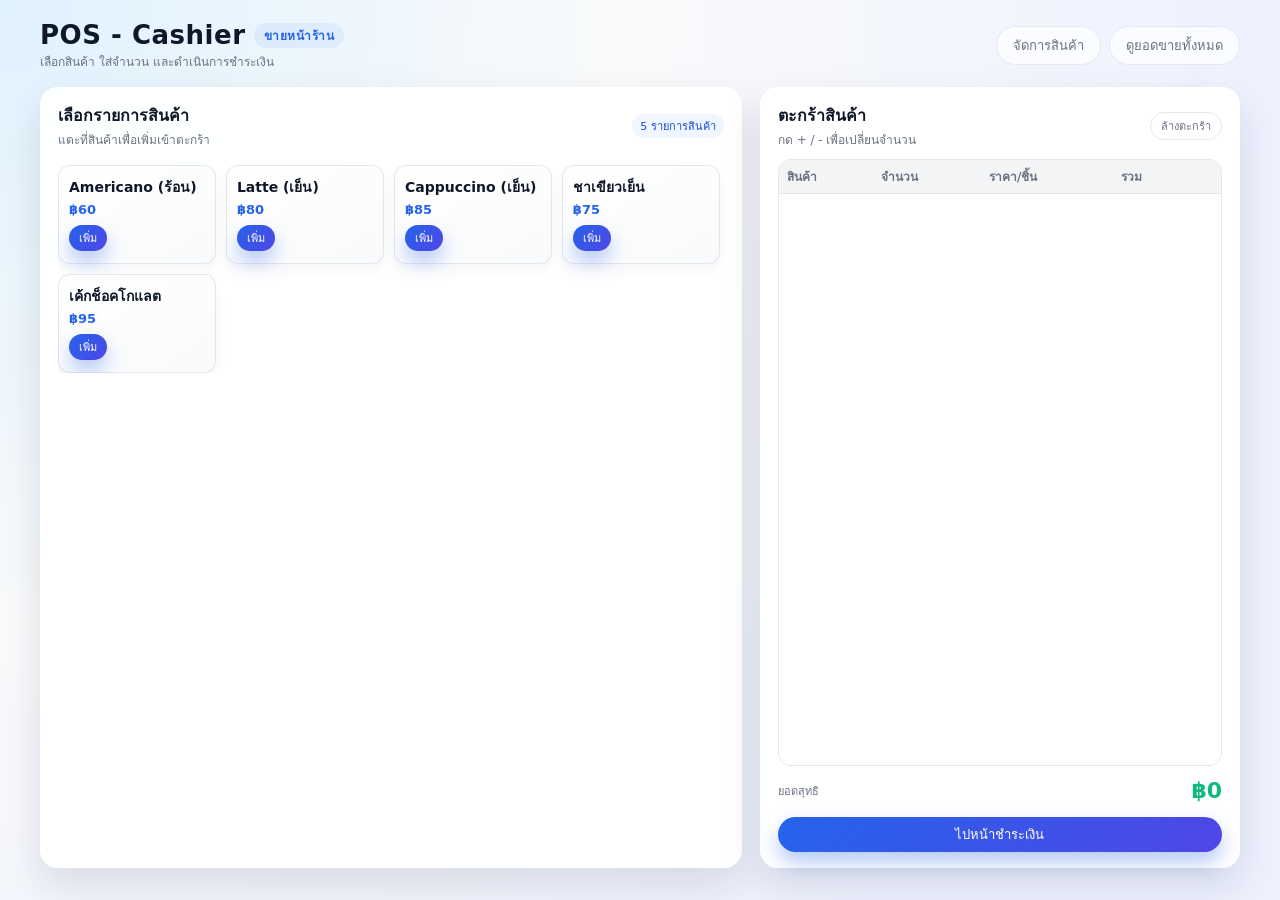
<file: index.html>
<!DOCTYPE html>
<html lang="th">
<head>
    <meta charset="UTF-8">
    <title>POS - Redirect</title>
    <link rel="stylesheet" href="style.css">

    <script>
        // Redirect ไป cashier.html ทันทีเมื่อเปิดหน้า index
        window.location.href = "cashier.html";
    </script>
</head>

<body>
</body>
</html>
</file>
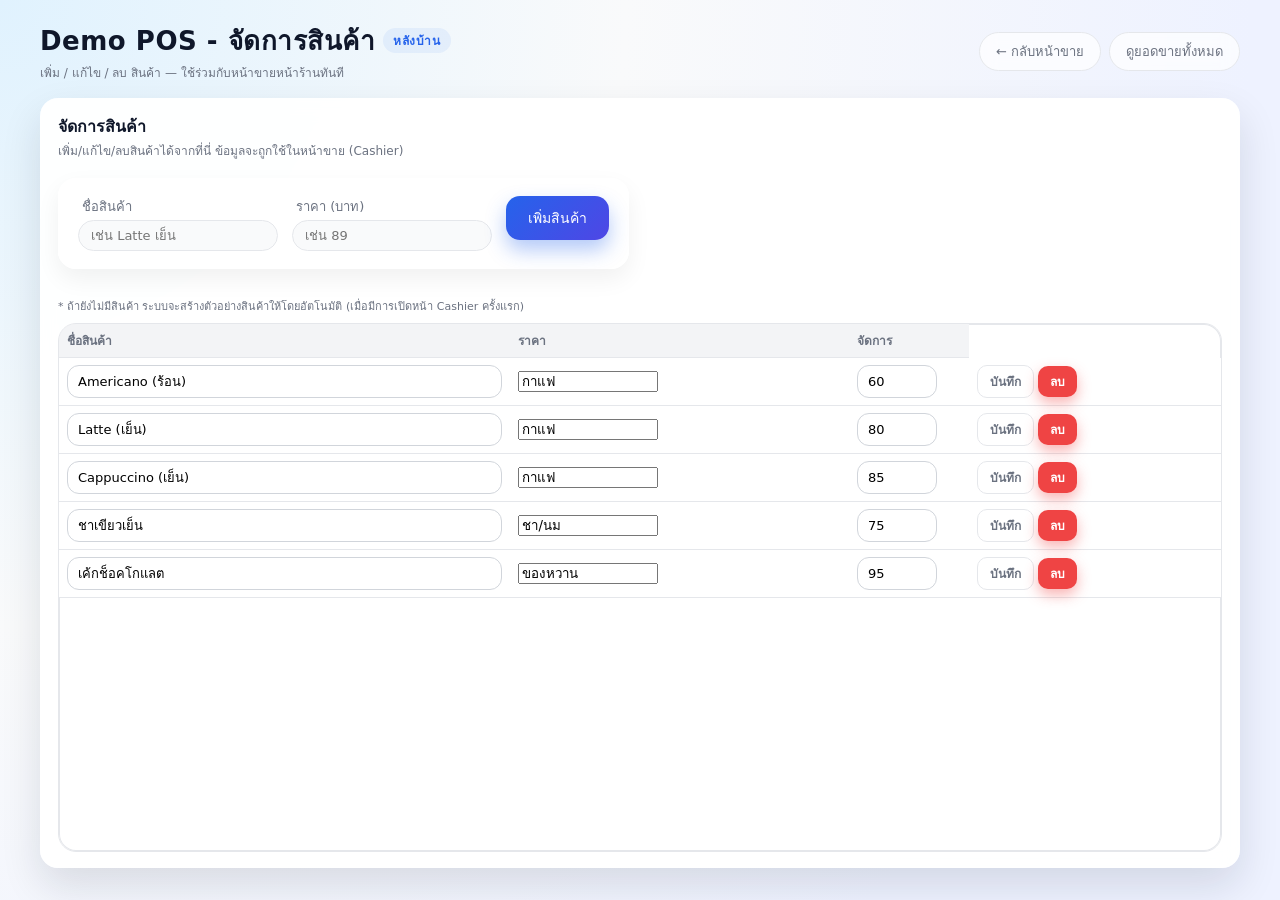
<file: admin.html>
<!DOCTYPE html>
<html lang="th">
<head>
    <meta charset="UTF-8">
    <title>Demo POS - จัดการสินค้า</title>
    <link rel="stylesheet" href="style.css">
</head>
<body>
<div class="app">
    <header>
        <div>
            <div class="title">
                Demo POS - จัดการสินค้า
                <span class="badge">หลังบ้าน</span>
            </div>
            <div class="card-subtitle">
                เพิ่ม / แก้ไข / ลบ สินค้า — ใช้ร่วมกับหน้าขายหน้าร้านทันที
            </div>
        </div>
        <div class="nav">
            <a href="cashier.html"><button class="btn btn-outline btn-sm">← กลับหน้าขาย</button></a>
            <a href="sales.html"><button class="btn btn-outline btn-sm">ดูยอดขายทั้งหมด</button></a>
        </div>
<!--        <button class="btn btn-outline btn-sm" id="btnLogout">ออกจากระบบ</button>-->
    </header>

    <section class="section">
        <div class="card" style="width:100%;">
            <div class="card-header">
                <div>
                    <div class="card-title">จัดการสินค้า</div>
                    <div class="card-subtitle">
                        เพิ่ม/แก้ไข/ลบสินค้าได้จากที่นี่ ข้อมูลจะถูกใช้ในหน้าขาย (Cashier)
                    </div>
                </div>
            </div>

            <div class="form-inline">
                <div class="product-form">
                    <div class="field">
                        <label>ชื่อสินค้า</label>
                        <input type="text" id="newProductName" placeholder="เช่น Latte เย็น">
                    </div>

                    <div class="field">
                        <label>ราคา (บาท)</label>
                        <input type="number" id="newProductPrice" placeholder="เช่น 89">
                    </div>

                    <button class="btn btn-primary" id="btnAddProduct">เพิ่มสินค้า</button>
                </div>
            </div>
            <div class="hint">
                * ถ้ายังไม่มีสินค้า ระบบจะสร้างตัวอย่างสินค้าให้โดยอัตโนมัติ (เมื่อมีการเปิดหน้า Cashier ครั้งแรก)
            </div>

            <div class="scroll" style="margin-top: 8px;">
                <table>
                    <thead>
                    <tr>
                        <th>ชื่อสินค้า</th>
                        <th>ราคา</th>
                        <th style="width: 120px;">จัดการ</th>
                    </tr>
                    </thead>
                    <tbody id="adminProductBody"></tbody>
                </table>
            </div>
        </div>
    </section>
</div>

<!--<script src="auth.js"></script>-->
<script src="app.js"></script>
<script src="products.js"></script>
<script src="admin.js"></script>

<script>
    document.getElementById("btnLogout")?.addEventListener("click", function () {
        localStorage.removeItem("pos_logged_in");
        window.location.href = "login.html";
    });
</script>

</body>
</html>
</file>
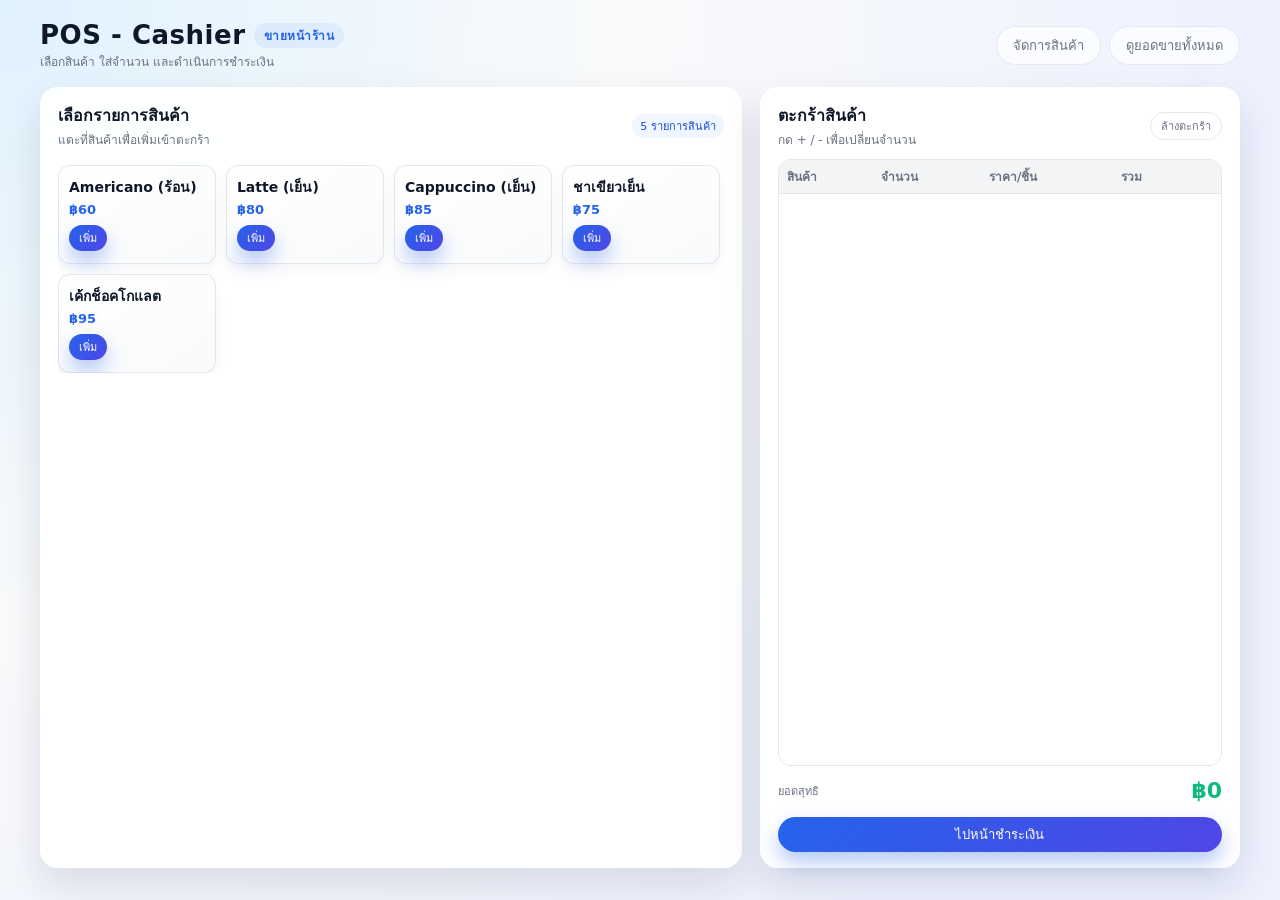
<file: cashier.html>
<!DOCTYPE html>
<html lang="th">
<head>
    <meta charset="UTF-8">
    <title>Demo POS - Cashier</title>
    <link rel="stylesheet" href="style.css">
</head>
<body>
<div class="app">
    <header>
        <div>
            <div class="title">
                 POS - Cashier
                <span class="badge">ขายหน้าร้าน</span>
            </div>
            <div class="card-subtitle">
                เลือกสินค้า ใส่จำนวน และดำเนินการชำระเงิน
            </div>
        </div>
        <div class="nav">
<!--            <a href="index.html"><button class="btn btn-outline btn-sm">รีเซ็ตหน้า</button></a>-->
            <a href="admin.html"><button class="btn btn-outline btn-sm">จัดการสินค้า</button></a>
            <a href="sales.html"><button class="btn btn-outline btn-sm">ดูยอดขายทั้งหมด</button></a>
        </div>
<!--        <button class="btn btn-outline btn-sm" id="btnLogout">ออกจากระบบ</button>-->
    </header>

    <section class="section">
        <div class="pos-layout">

            <!-- PRODUCTS -->
            <div class="card">
                <div class="card-header">
                    <div>
                        <div class="card-title">เลือกรายการสินค้า</div>
                        <div class="card-subtitle">แตะที่สินค้าเพื่อเพิ่มเข้าตะกร้า</div>
                    </div>
                    <span class="badge-soft" id="productCountLabel"></span>
                </div>

                <div class="product-grid" id="productList"></div>
            </div>

            <!-- CART -->
            <div class="card">
                <div class="card-header">
                    <div>
                        <div class="card-title">ตะกร้าสินค้า</div>
                        <div class="card-subtitle">กด + / - เพื่อเปลี่ยนจำนวน</div>
                    </div>
                    <button class="btn btn-outline btn-sm" id="btnClearCart">ล้างตะกร้า</button>
                </div>

                <div class="cart">
                    <div class="cart-items">
                        <table>
                            <thead>
                            <tr>
                                <th>สินค้า</th>
                                <th>จำนวน</th>
                                <th>ราคา/ชิ้น</th>
                                <th>รวม</th>
                                <th></th>
                            </tr>
                            </thead>
                            <tbody id="cartBody"></tbody>
                        </table>
                    </div>

                    <div class="cart-summary">
                        <div class="text-muted small">ยอดสุทธิ</div>
                        <div class="cart-total" id="cartTotal">฿0</div>
                    </div>

                    <!-- PAYMENT REMOVED — BUTTON ONLY -->
                    <div class="cart-actions">
                        <button class="btn btn-primary" id="btnSaveOrder">
                            ไปหน้าชำระเงิน
                        </button>
                    </div>

                </div>
            </div>

        </div>
    </section>
</div>

<!--<script src="auth.js"></script>-->
<script src="app.js"></script>
<script src="products.js"></script>
<script src="orders.js"></script>
<script src="cashier.js"></script>

<script>
    document.getElementById("btnLogout")?.addEventListener("click", function () {
        localStorage.removeItem("pos_logged_in");
        window.location.href = "login.html";
    });
</script>

</body>
</html>
</file>
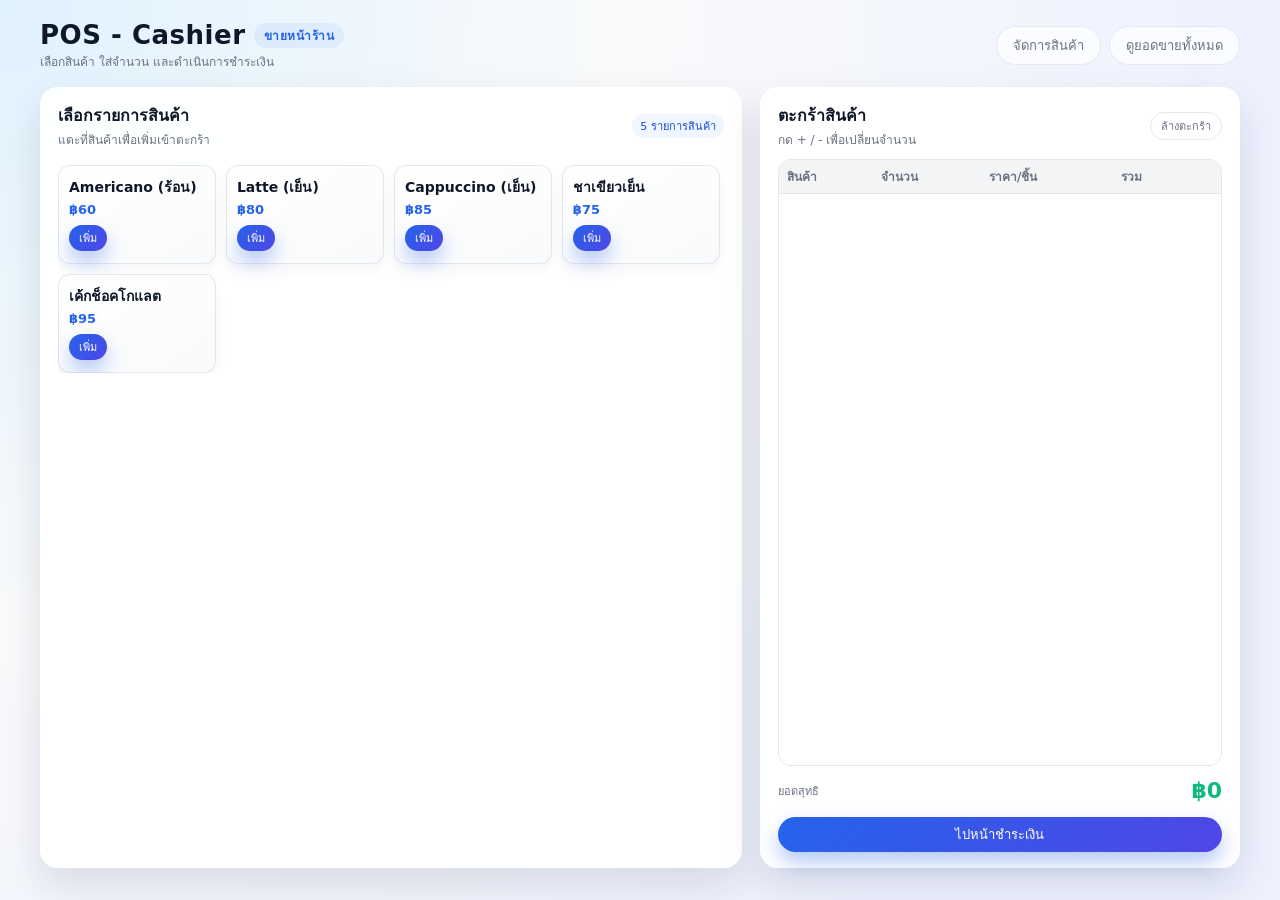
<file: checkout.html>
<!DOCTYPE html>
<html lang="th">
<head>
    <meta charset="UTF-8">
    <title>Demo POS - สรุปรายการก่อนชำระเงิน</title>
    <link rel="stylesheet" href="style.css">
</head>
<body>

<div class="app">
    <header>
        <div>
            <div class="title">สรุปรายการ</div>
            <div class="card-subtitle">ตรวจสอบรายการก่อนชำระเงิน</div>
        </div>
        <div class="nav">
            <a href="cashier.html"><button class="btn btn-outline btn-sm">← กลับไปแก้ไข</button></a>
        </div>
<!--        <button class="btn btn-outline btn-sm" id="btnLogout">ออกจากระบบ</button>-->

    </header>


    <section class="section">
        <div class="pos-layout">

            <!-- CART SUMMARY -->
            <div class="card">
                <div class="card-header">
                    <div>
                        <div class="card-title">รายการสินค้า</div>
                        <div class="card-subtitle">ตรวจสอบจำนวนและยอดรวม</div>
                    </div>
                </div>

                <div class="cart-items" style="max-height:400px;">
                    <table>
                        <thead>
                        <tr>
                            <th>สินค้า</th>
                            <th>จำนวน</th>
                            <th>ราคารวม</th>
                        </tr>
                        </thead>
                        <tbody id="checkoutItems"></tbody>
                    </table>
                </div>

                <div class="cart-summary">
                    <div class="text-muted small">ยอดรวมทั้งหมด</div>
                    <div class="cart-total" id="checkoutTotal">฿0</div>
                </div>
            </div>

            <!-- PAYMENT PANEL -->
            <div class="card">
                <div class="card-header">
                    <div>
                        <div class="card-title">เลือกวิธีชำระเงิน</div>
                        <div class="card-subtitle">กรุณาเลือก 1 วิธี</div>
                    </div>
                </div>

                <div class="field">
                    <label>วิธีชำระเงิน</label>
                    <select id="paymentMethodFinal">
                        <option value="cash">เงินสด</option>
                        <option value="qr">QR PromptPay</option>
                        <option value="card">บัตรเครดิต / เดบิต</option>
                        <option value="transfer">โอนเงิน</option>
                    </select>
                </div>

                <div class="inline" style="margin-top:8px;">
                    <input type="checkbox" id="isPaidFinal" checked>
                    <label for="isPaidFinal">ชำระเงินแล้ว (Paid)</label>
                </div>

                <button class="btn btn-primary" id="btnConfirmPayment" style="margin-top: 16px;">
                    ยืนยันและบันทึกออเดอร์
                </button>

                <button class="btn btn-danger btn-sm" id="btnCancelOrder" style="margin-top: 10px;">
                    ยกเลิกออเดอร์
                </button>

            </div>

        </div>
    </section>
</div>

<!--<script src="auth.js"></script>-->
<script src="app.js"></script>
<script src="orders.js"></script>
<script src="checkout.js"></script>
<script>
    document.getElementById("btnLogout")?.addEventListener("click", function () {
        localStorage.removeItem("pos_logged_in");
        window.location.href = "login.html";
    });
</script>

</body>
</html>
</file>
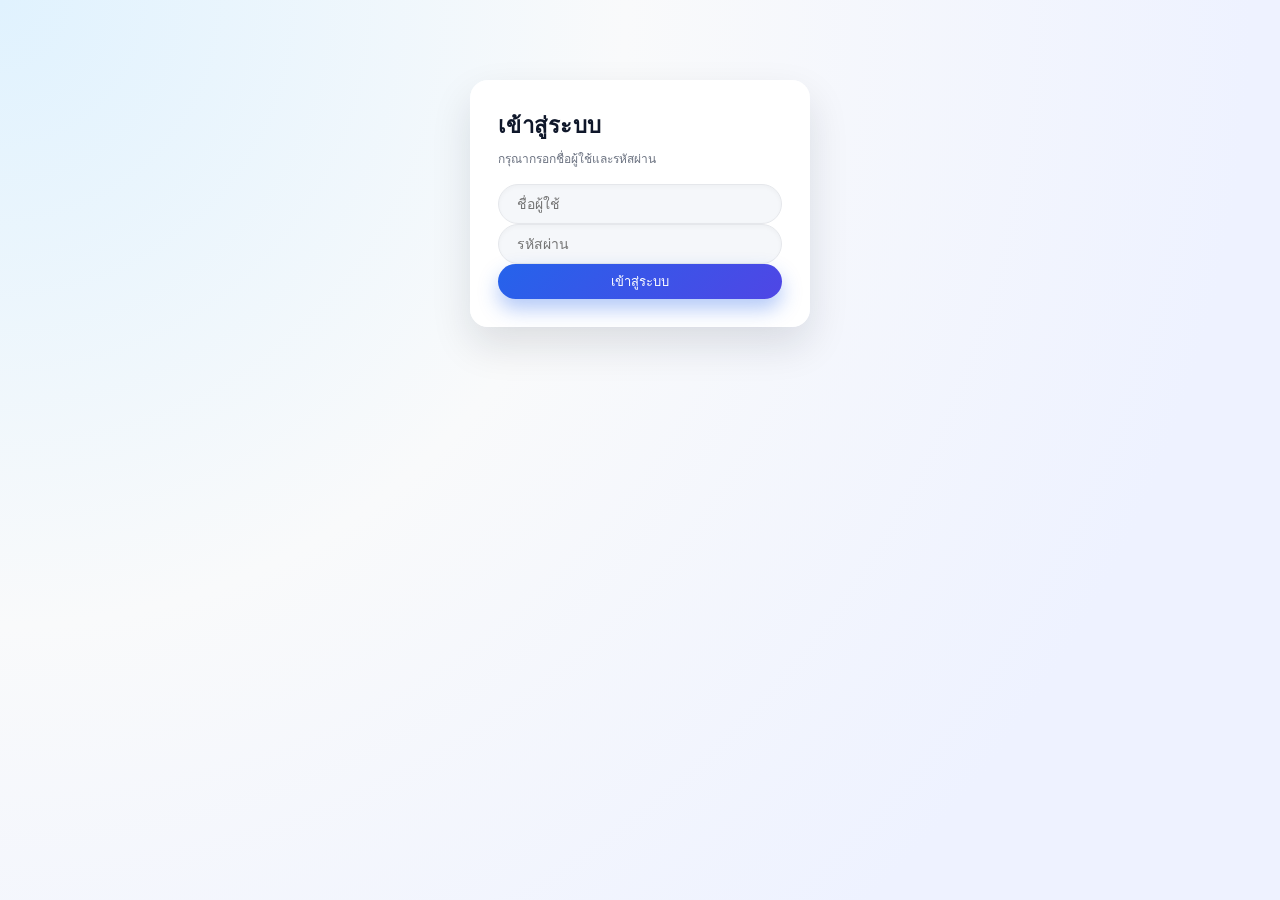
<file: login.html>
<!DOCTYPE html>
<html lang="th">
<head>
    <meta charset="UTF-8">
    <title>เข้าสู่ระบบ - Demo POS</title>
    <link rel="stylesheet" href="style.css">
</head>

<body>
<div class="app" style="max-width: 420px; margin: 0 auto; padding-top: 80px;">

    <div class="card" style="padding: 28px;">
        <div class="title" style="font-size: 22px; margin-bottom: 4px;">
            เข้าสู่ระบบ
        </div>
        <div class="card-subtitle" style="margin-bottom: 16px;">
            กรุณากรอกชื่อผู้ใช้และรหัสผ่าน
        </div>

        <div class="input-wrapper">
            <input type="text" id="username" placeholder="ชื่อผู้ใช้">
        </div>


        <div class="input-wrapper">
            <input type="password" id="password" placeholder="รหัสผ่าน">
        </div>


        <button class="btn btn-primary" id="btnLogin" style="width: 100%;">
            เข้าสู่ระบบ
        </button>

        <div id="loginError" class="text-muted" style="margin-top: 12px; color: red; display:none;">
            ชื่อผู้ใช้หรือรหัสผ่านไม่ถูกต้อง
        </div>
    </div>

</div>

<script src="login.js"></script>
</body>
</html>
</file>
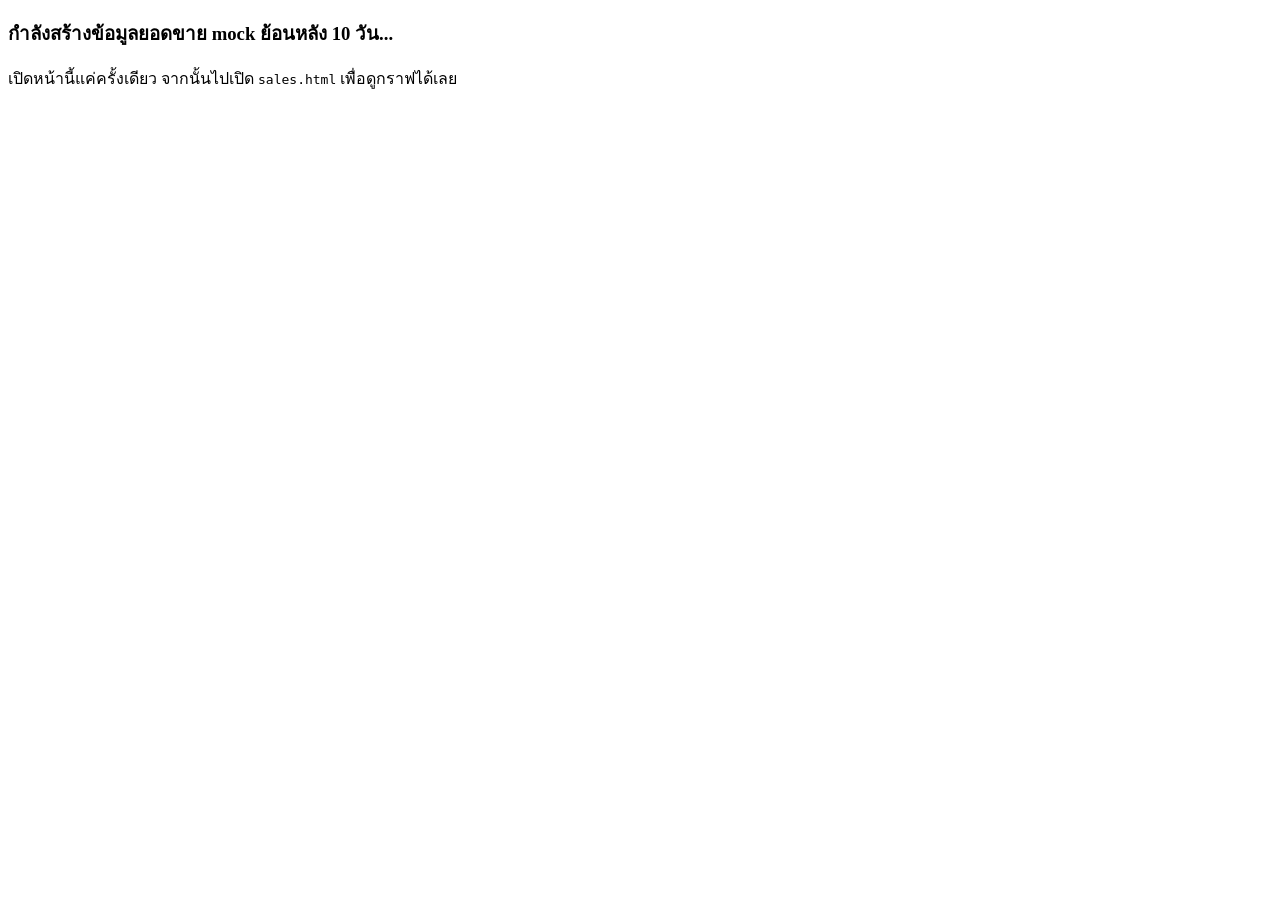
<file: mock_sales.html>
<!DOCTYPE html>
<html lang="th">
<head>
    <meta charset="UTF-8">
    <title>Mock Sales Data</title>
</head>
<body>
<h3>กำลังสร้างข้อมูลยอดขาย mock ย้อนหลัง 10 วัน...</h3>
<p>เปิดหน้านี้แค่ครั้งเดียว จากนั้นไปเปิด <code>sales.html</code> เพื่อดูกราฟได้เลย</p>

<script src="mock_sales.js"></script>
</body>
</html>
</file>
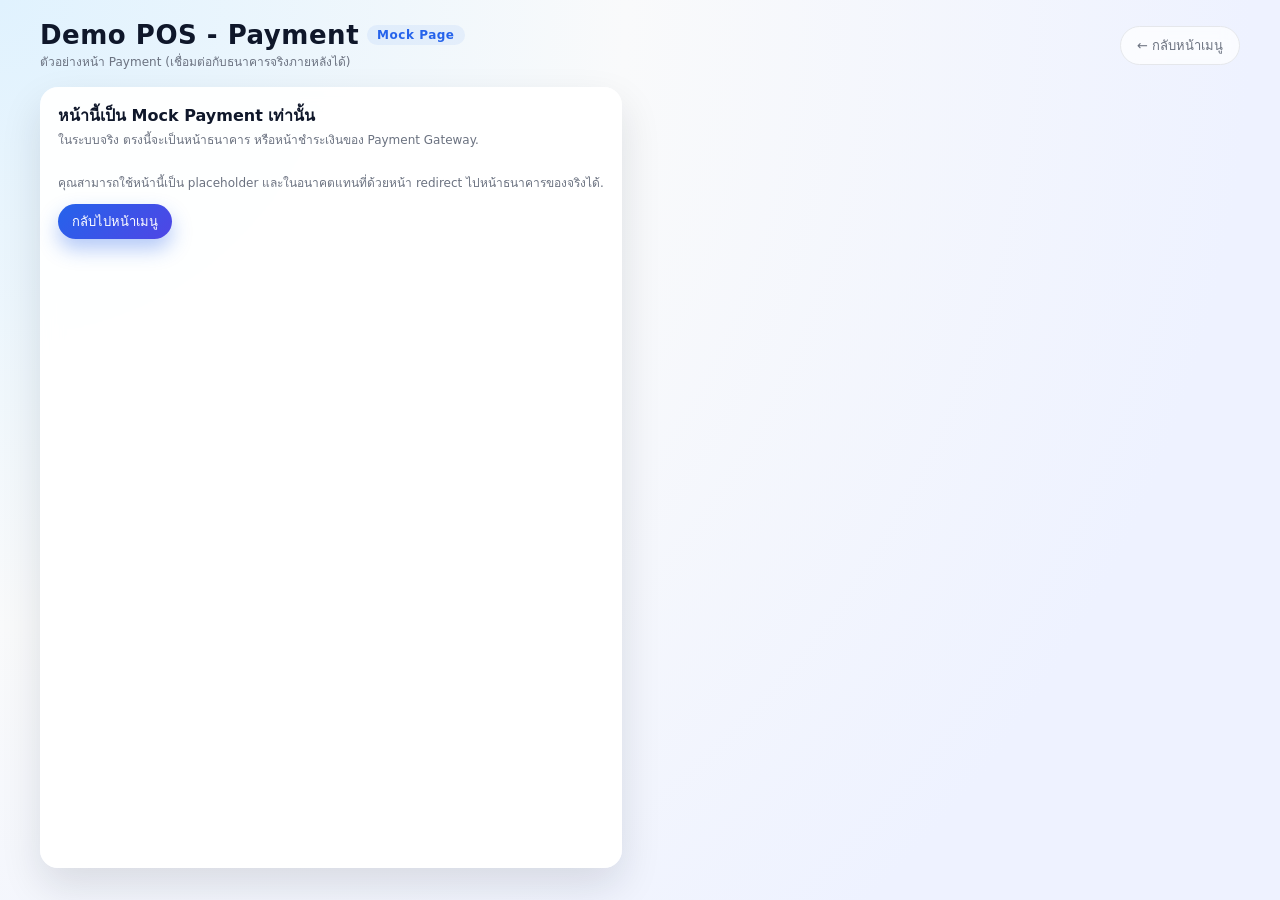
<file: payment.html>
<!DOCTYPE html>
<html lang="th">
<head>
    <meta charset="UTF-8">
    <title>Demo POS - Payment Mock</title>
    <link rel="stylesheet" href="style.css">
</head>
<body>
<div class="app">
    <header>
        <div>
            <div class="title">
                Demo POS - Payment
                <span class="badge">Mock Page</span>
            </div>
            <div class="card-subtitle">
                ตัวอย่างหน้า Payment (เชื่อมต่อกับธนาคารจริงภายหลังได้)
            </div>
        </div>
        <div class="nav">
            <a href="index.html"><button class="btn btn-outline btn-sm">← กลับหน้าเมนู</button></a>
        </div>
    </header>

    <section class="section">
        <div class="card">
            <div class="card-title">หน้านี้เป็น Mock Payment เท่านั้น</div>
            <p class="card-subtitle">
                ในระบบจริง ตรงนี้จะเป็นหน้าธนาคาร หรือหน้าชำระเงินของ Payment Gateway.
            </p>
            <p class="text-muted">
                คุณสามารถใช้หน้านี้เป็น placeholder และในอนาคตแทนที่ด้วยหน้า redirect ไปหน้าธนาคารของจริงได้.
            </p>
            <a href="index.html"><button class="btn btn-primary">กลับไปหน้าเมนู</button></a>
        </div>
    </section>
</div>
</body>
</html>
</file>
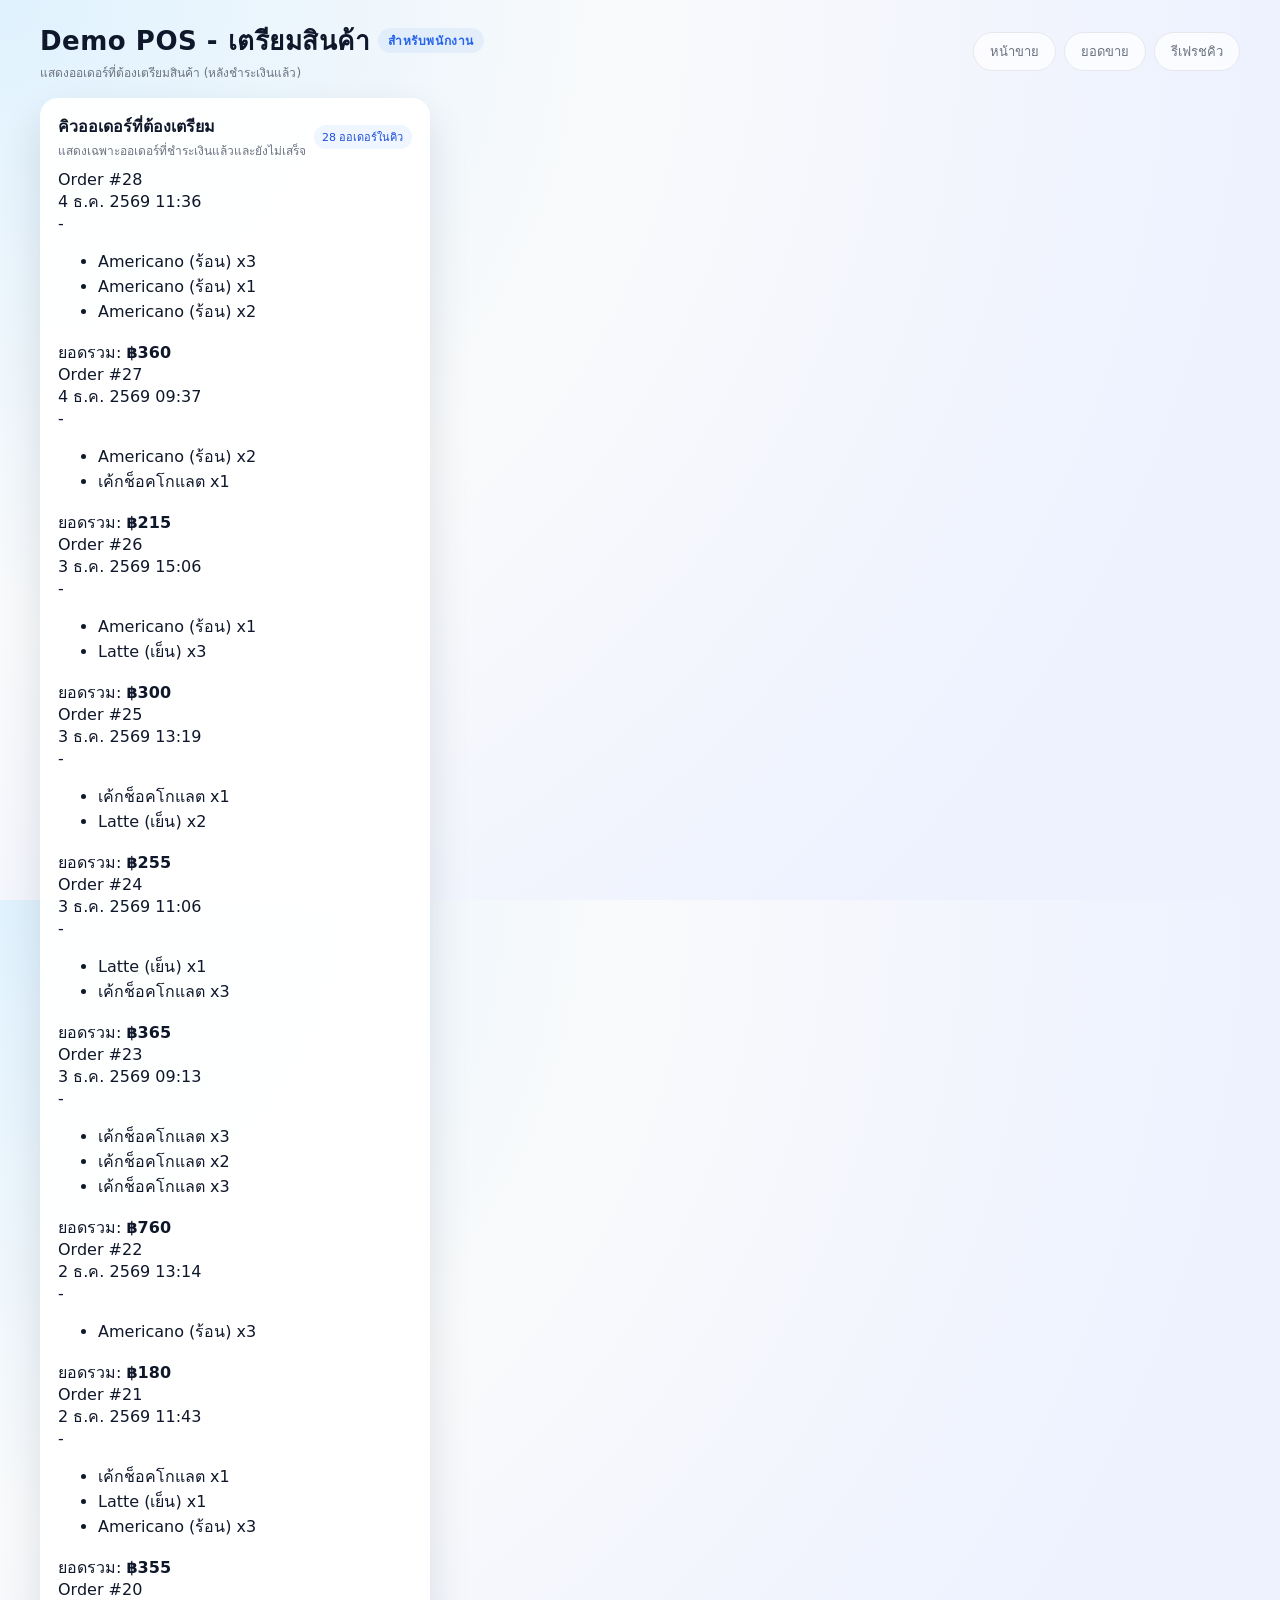
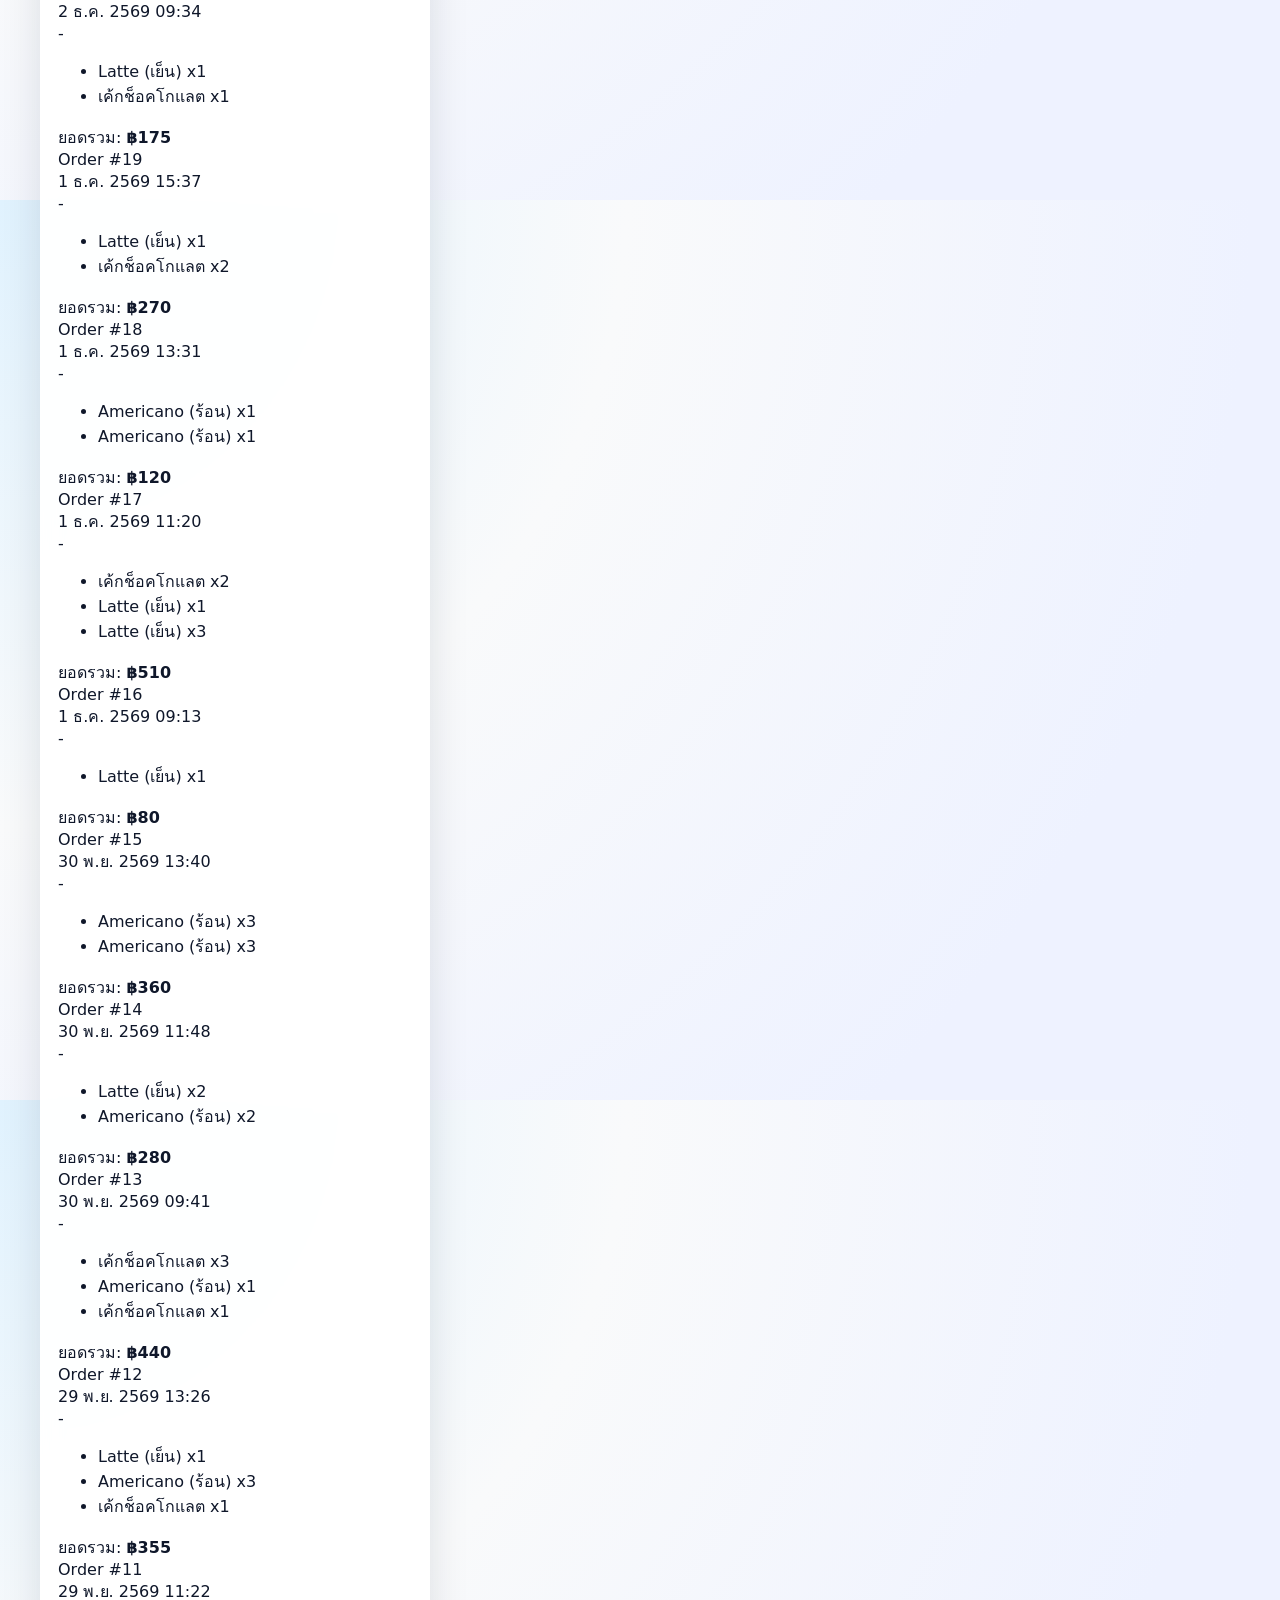
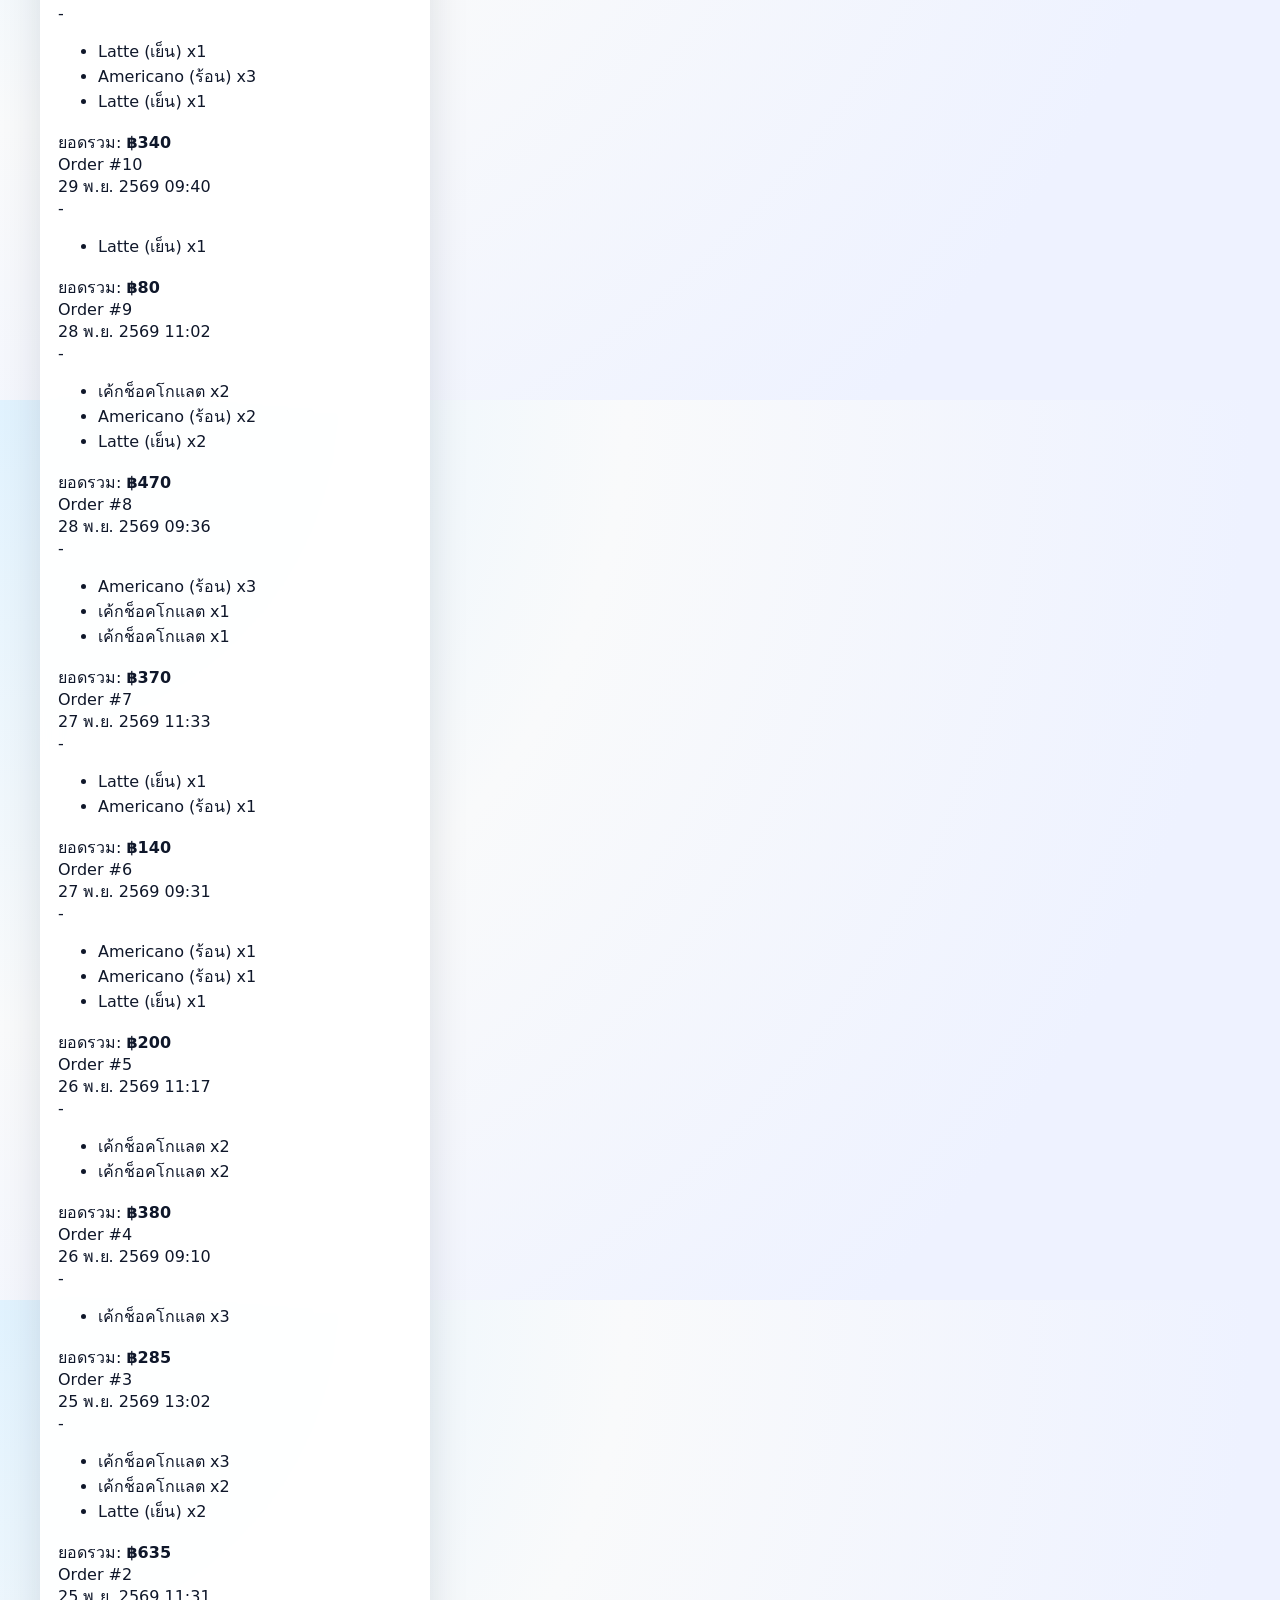
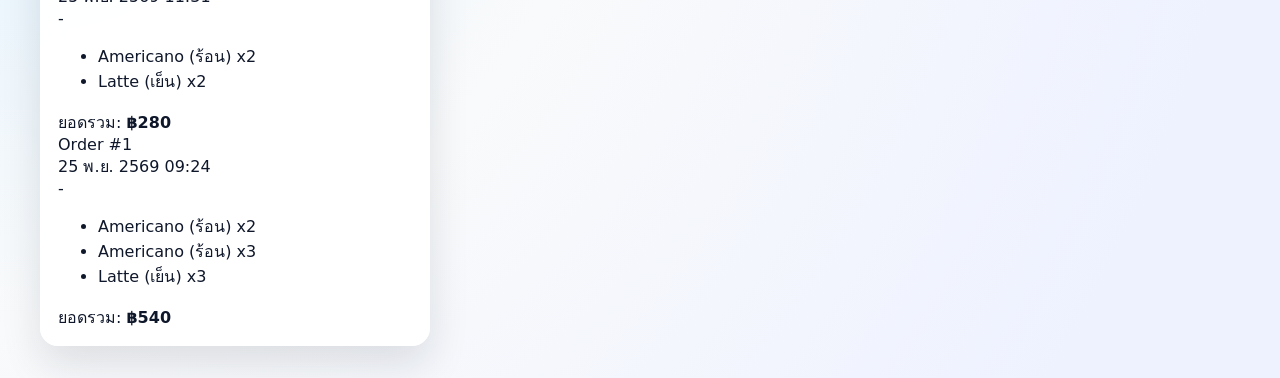
<file: prepare.html>
<!DOCTYPE html>
<html lang="th">
<head>
    <meta charset="UTF-8">
    <title>Demo POS - เตรียมสินค้า</title>
    <link rel="stylesheet" href="style.css">
</head>
<body>

<div class="app">
    <header>
        <div>
            <div class="title">
                Demo POS - เตรียมสินค้า
                <span class="badge">สำหรับพนักงาน</span>
            </div>
            <div class="card-subtitle">
                แสดงออเดอร์ที่ต้องเตรียมสินค้า (หลังชำระเงินแล้ว)
            </div>
        </div>
        <div class="nav">
            <a href="cashier.html"><button class="btn btn-outline btn-sm">หน้าขาย</button></a>
            <a href="sales.html"><button class="btn btn-outline btn-sm">ยอดขาย</button></a>
            <button class="btn btn-outline btn-sm" id="btnRefreshQueue">รีเฟรชคิว</button>
<!--            <button class="btn btn-outline btn-sm" id="btnLogout">ออกจากระบบ</button>-->
        </div>
    </header>

    <section class="section">
        <div class="card">
            <div class="card-header">
                <div>
                    <div class="card-title">คิวออเดอร์ที่ต้องเตรียม</div>
                    <div class="card-subtitle">แสดงเฉพาะออเดอร์ที่ชำระเงินแล้วและยังไม่เสร็จ</div>
                </div>
                <span class="badge-soft" id="prepareCountLabel"></span>
            </div>

            <div id="prepareGrid" class="prepare-grid"></div>
        </div>
    </section>
</div>

<!--<script src="auth.js"></script>-->
<script src="app.js"></script>
<script src="orders.js"></script>
<script src="prepare.js"></script>

<script>
    // ปุ่ม logout แบบ global เหมือนหน้าอื่น
    document.getElementById("btnLogout")?.addEventListener("click", function () {
        localStorage.removeItem("pos_logged_in");
        window.location.href = "login.html";
    });
</script>

</body>
</html>
</file>
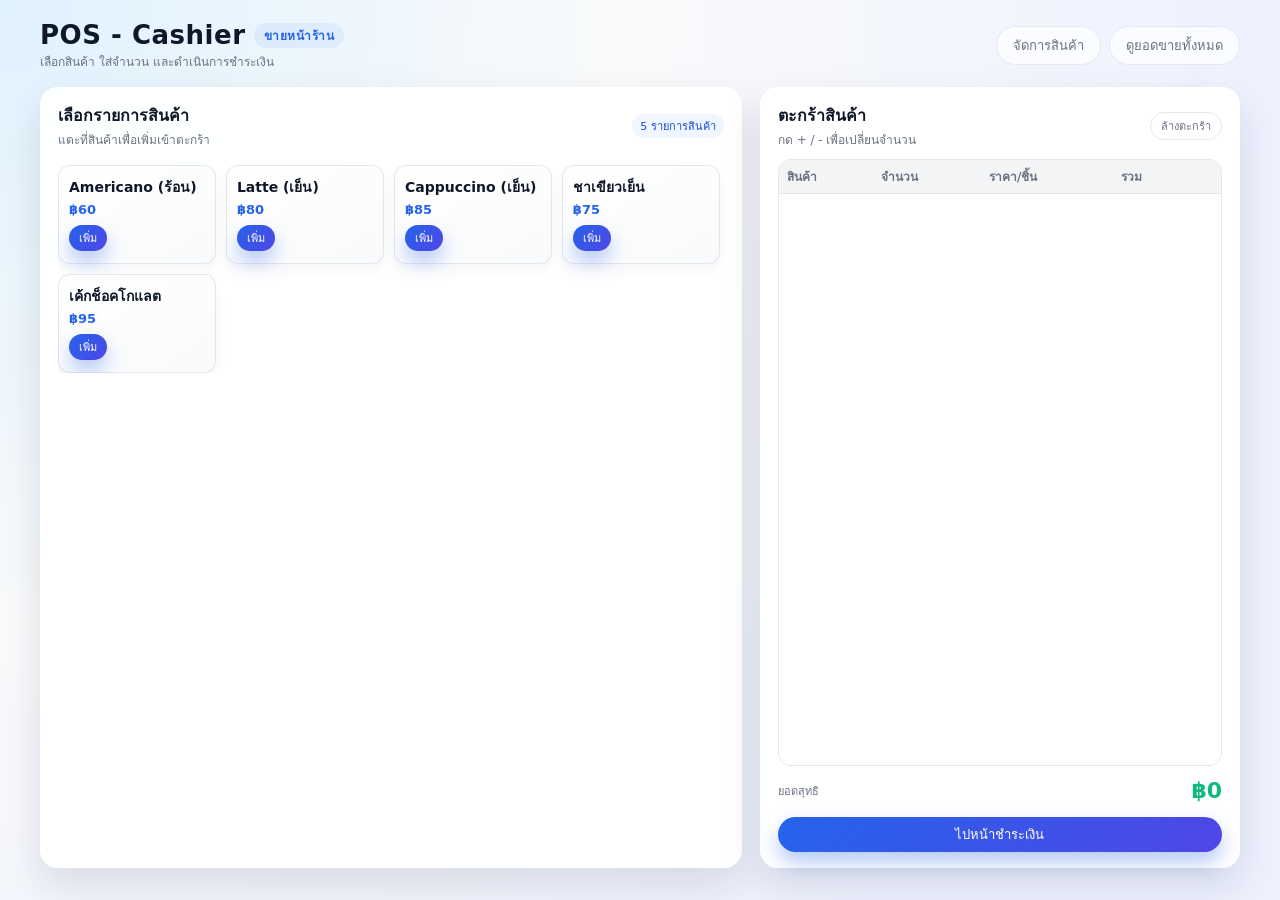
<file: receipt.html>
<!DOCTYPE html>
<html lang="th">
<head>
    <meta charset="UTF-8">
    <title>ใบเสร็จ</title>
    <link rel="stylesheet" href="style.css">

    <style>
        .receipt {
            max-width: 380px;
            margin: 40px auto;
            background: white;
            padding: 24px;
            border-radius: 12px;
            box-shadow: 0 10px 30px rgba(0,0,0,0.08);
            font-size: 14px;
        }
        .receipt-header {
            text-align: center;
            margin-bottom: 20px;
        }
        .receipt-title {
            font-size: 20px;
            font-weight: 700;
            margin-bottom: 4px;
        }
        table {
            width: 100%;
            margin-top: 12px;
        }
        table td {
            padding: 4px 0;
        }
        .right {
            text-align: right;
        }
        @media print {
            #printBtn { display: none; }
            body { background: white; }
            .receipt { box-shadow: none; margin: 0; width: 100%; }
        }
    </style>
</head>

<body>

<div class="receipt" id="receiptBox">
    <div class="receipt-header">
        <div class="receipt-title">ใบเสร็จ / Receipt</div>
        <div id="receiptDate"></div>
        <div id="receiptOrderNo"></div>
    </div>

    <table id="receiptItems"></table>

    <hr style="margin: 14px 0;">

    <div style="display: flex; justify-content: space-between;">
        <div><strong>รวมทั้งหมด</strong></div>
        <div id="receiptTotal"><strong>฿0</strong></div>
    </div>

    <hr style="margin: 14px 0;">

    <div><strong>วิธีชำระเงิน:</strong> <span id="receiptPayment"></span></div>
</div>

<div style="text-align:center; margin-top:20px;">

    <button id="printBtn" class="btn btn-primary" onclick="window.print()">
        พิมพ์ใบเสร็จ
    </button>

    <button class="btn btn-outline" onclick="window.location.href='cashier.html'">
        กลับไปหน้าขาย
    </button>

</div>


<script src="app.js"></script>
<script src="orders.js"></script>

<script>
    (function() {
        const lastId = Number(localStorage.getItem("pos_last_order_id"));
        const orders = OrderStore.getAll();

        // หาออเดอร์จาก id ล่าสุด
        const order = orders.find(o => Number(o.id) === lastId);

        if (!order) {
            alert("ไม่พบข้อมูลใบเสร็จ");
            window.location.href = "cashier.html";
            return;
        }

        // แสดงข้อมูลบนใบเสร็จ
        document.getElementById("receiptOrderNo").textContent = "Order #" + order.orderNo;
        document.getElementById("receiptDate").textContent = new Date(order.createdAt).toLocaleString("th-TH");

        const paymentText = {
            cash: "เงินสด",
            qr: "QR PromptPay",
            card: "บัตรเครดิต/เดบิต",
            transfer: "โอนเงิน"
        };

        document.getElementById("receiptPayment").textContent =
            paymentText[order.paymentMethod] || order.paymentMethod;

        const tbody = document.getElementById("receiptItems");
        let total = 0;

        order.items.forEach(i => {
            const sum = i.qty * i.price;
            total += sum;

            const row = `
      <tr>
        <td>${i.name} x${i.qty}</td>
        <td class="right">฿${sum.toLocaleString()}</td>
      </tr>
    `;
            tbody.innerHTML += row;
        });

        document.getElementById("receiptTotal").textContent = "฿" + total.toLocaleString();
    })();
</script>


</body>
</html>
</file>
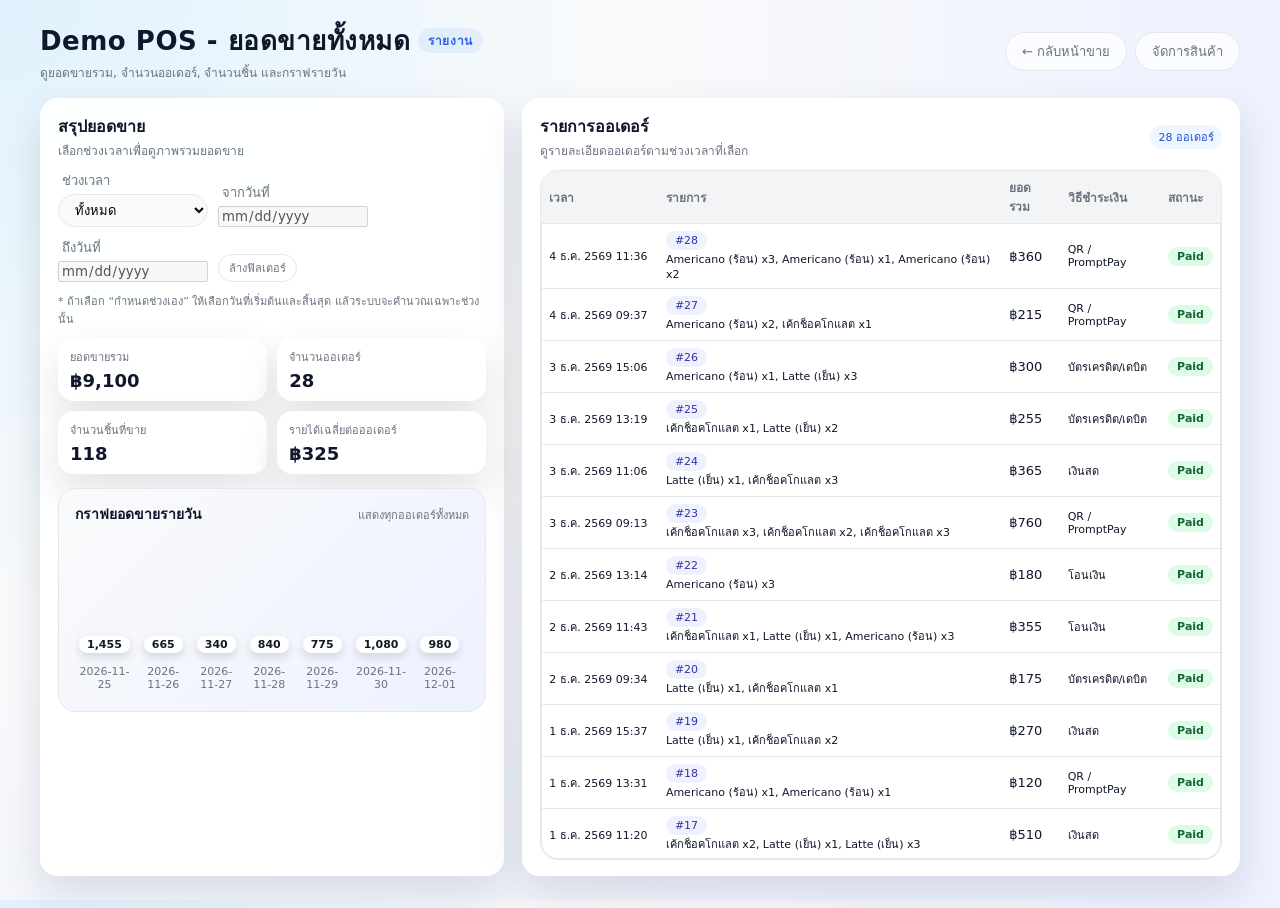
<file: sales.html>
<!DOCTYPE html>
<html lang="th">
<head>
    <meta charset="UTF-8">
    <title>Demo POS - ยอดขายทั้งหมด</title>
    <link rel="stylesheet" href="style.css">
</head>
<body>
<div class="app">
    <header>
        <div>
            <div class="title">
                Demo POS - ยอดขายทั้งหมด
                <span class="badge">รายงาน</span>
            </div>
            <div class="card-subtitle">
                ดูยอดขายรวม, จำนวนออเดอร์, จำนวนชิ้น และกราฟรายวัน
            </div>
        </div>
        <div class="nav">
            <a href="cashier.html"><button class="btn btn-outline btn-sm">← กลับหน้าขาย</button></a>
            <a href="admin.html"><button class="btn btn-outline btn-sm">จัดการสินค้า</button></a>
        </div>
<!--        <button class="btn btn-outline btn-sm" id="btnLogout">ออกจากระบบ</button>-->

    </header>

    <section class="section">
        <div class="admin-layout">
            <!-- LEFT: Overview + Chart -->
            <div class="card">
                <div class="card-header">
                    <div>
                        <div class="card-title">สรุปยอดขาย</div>
                        <div class="card-subtitle">เลือกช่วงเวลาเพื่อดูภาพรวมยอดขาย</div>
                    </div>
                </div>

                <!-- Filter -->
                <div class="filter-bar">
                    <div class="field">
                        <label>ช่วงเวลา</label>
                        <select id="filterRange">
                            <option value="all">ทั้งหมด</option>
                            <option value="today">วันนี้</option>
                            <option value="week">สัปดาห์นี้</option>
                            <option value="month">เดือนนี้</option>
                            <option value="custom">กำหนดช่วงเอง</option>
                        </select>
                    </div>
                    <div class="field">
                        <label>จากวันที่</label>
                        <input type="date" id="startDate">
                    </div>
                    <div class="field">
                        <label>ถึงวันที่</label>
                        <input type="date" id="endDate">
                    </div>
                    <button class="btn btn-outline btn-sm" id="btnClearFilter">ล้างฟิลเตอร์</button>
                </div>
                <div class="hint">* ถ้าเลือก “กำหนดช่วงเอง” ให้เลือกวันที่เริ่มต้นและสิ้นสุด แล้วระบบจะคำนวณเฉพาะช่วงนั้น</div>

                <!-- Stats -->
                <div class="stats-grid">
                    <div class="stat-card">
                        <div class="stat-label">ยอดขายรวม</div>
                        <div class="stat-value" id="totalRevenueValue">฿0</div>
                    </div>
                    <div class="stat-card">
                        <div class="stat-label">จำนวนออเดอร์</div>
                        <div class="stat-value" id="orderCountValue">0</div>
                    </div>
                    <div class="stat-card">
                        <div class="stat-label">จำนวนชิ้นที่ขาย</div>
                        <div class="stat-value" id="itemsSoldValue">0</div>
                    </div>
                    <div class="stat-card">
                        <div class="stat-label">รายได้เฉลี่ยต่อออเดอร์</div>
                        <div class="stat-value" id="avgOrderValue">฿0</div>
                    </div>
                </div>

                <!-- Chart -->
                <div class="chart-container">
                    <div class="chart-header">
                        <div class="card-title" style="font-size:14px;">กราฟยอดขายรายวัน</div>
                        <div class="card-subtitle small" id="chartRangeLabel"></div>
                    </div>
                    <div id="salesChart" class="chart-body">
                        <!-- generated by JS -->
                    </div>
                </div>
            </div>

            <!-- RIGHT: Orders Table -->
            <div class="card">
                <div class="card-header">
                    <div>
                        <div class="card-title">รายการออเดอร์</div>
                        <div class="card-subtitle">ดูรายละเอียดออเดอร์ตามช่วงเวลาที่เลือก</div>
                    </div>
                    <span class="badge-soft" id="orderCountLabelSales"></span>
                </div>

                <div class="scroll">
                    <table>
                        <thead>
                        <tr>
                            <th>เวลา</th>
                            <th>รายการ</th>
                            <th>ยอดรวม</th>
                            <th>วิธีชำระเงิน</th>
                            <th>สถานะ</th>
                        </tr>
                        </thead>
                        <tbody id="salesTableBody"></tbody>
                    </table>
                </div>
            </div>
        </div>
    </section>
</div>

<!--<script src="auth.js"></script>-->
<script src="app.js"></script>
<script src="orders.js"></script>
<script src="sales.js"></script>

<script>
    document.getElementById("btnLogout")?.addEventListener("click", function () {
        localStorage.removeItem("pos_logged_in");
        window.location.href = "login.html";
    });
</script>

</body>
</html>
</file>
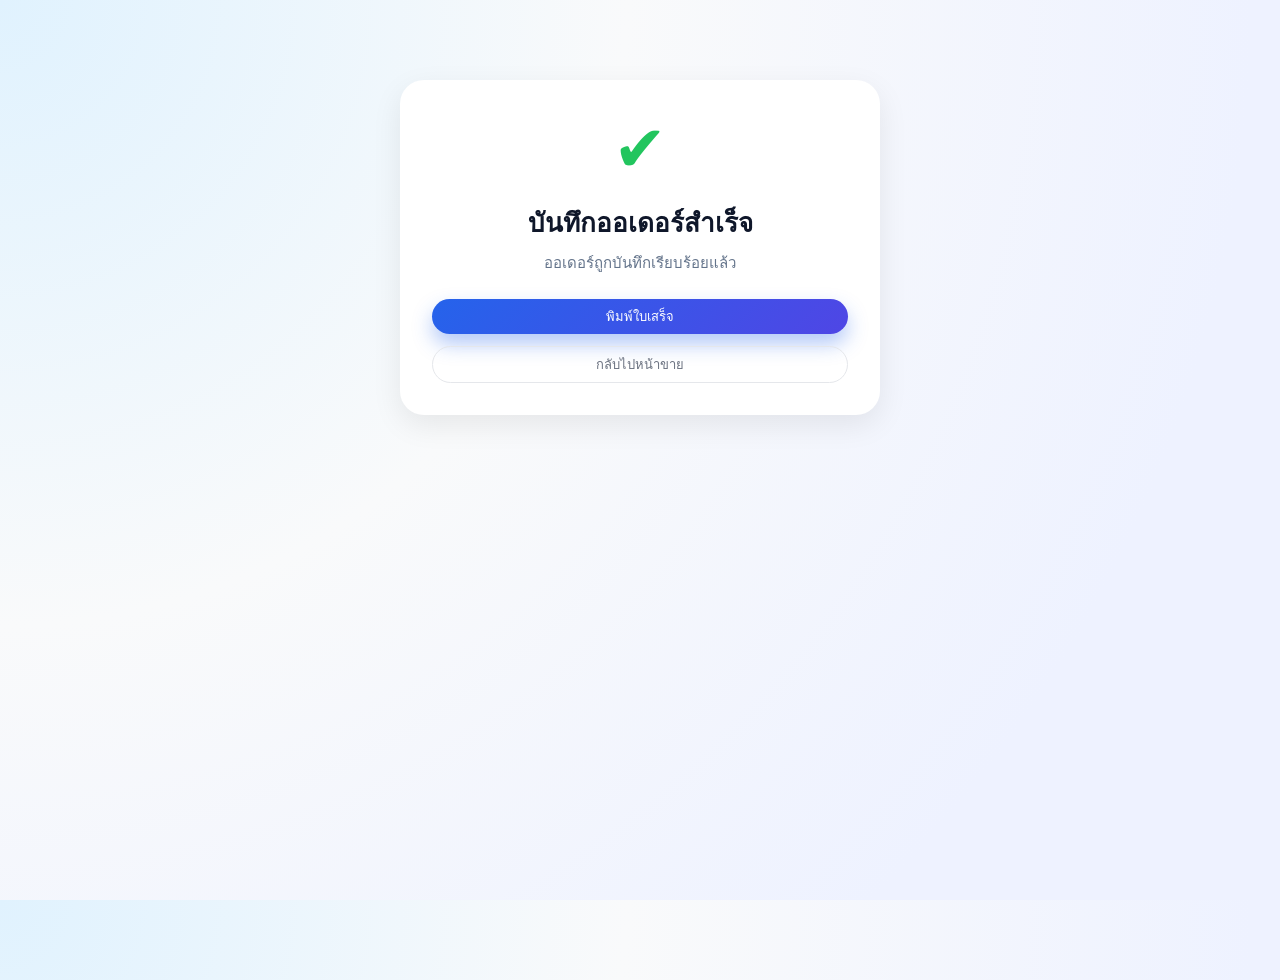
<file: success.html>
<!DOCTYPE html>
<html lang="th">
<head>
    <meta charset="UTF-8">
    <title>ออเดอร์สำเร็จ</title>
    <link rel="stylesheet" href="style.css">

    <style>
        .success-box {
            max-width: 480px;
            margin: 80px auto;
            background: white;
            border-radius: 24px;
            padding: 32px;
            text-align: center;
            box-shadow: 0 10px 30px rgba(0,0,0,0.08);
        }
        .success-icon {
            font-size: 64px;
            color: #22c55e;
            margin-bottom: 16px;
        }
        .success-title {
            font-size: 26px;
            font-weight: 700;
            margin-bottom: 8px;
        }
        .success-text {
            color: #64748b;
            margin-bottom: 24px;
            font-size: 15px;
        }
        .btn-area {
            display: flex;
            flex-direction: column;
            gap: 12px;
            margin-top: 12px;
        }
    </style>
</head>

<body>

<div class="success-box">
    <div class="success-icon">✔</div>
    <div class="success-title">บันทึกออเดอร์สำเร็จ</div>
    <div class="success-text">ออเดอร์ถูกบันทึกเรียบร้อยแล้ว</div>

    <div class="btn-area">
        <button class="btn btn-primary" onclick="printReceipt()">
            พิมพ์ใบเสร็จ
        </button>

        <a href="cashier.html">
            <button class="btn btn-outline" style="width: 100%;">กลับไปหน้าขาย</button>
        </a>
    </div>
</div>

<script>
    function printReceipt() {
        window.location.href = "receipt.html";
    }
</script>

</body>
</html>
</file>
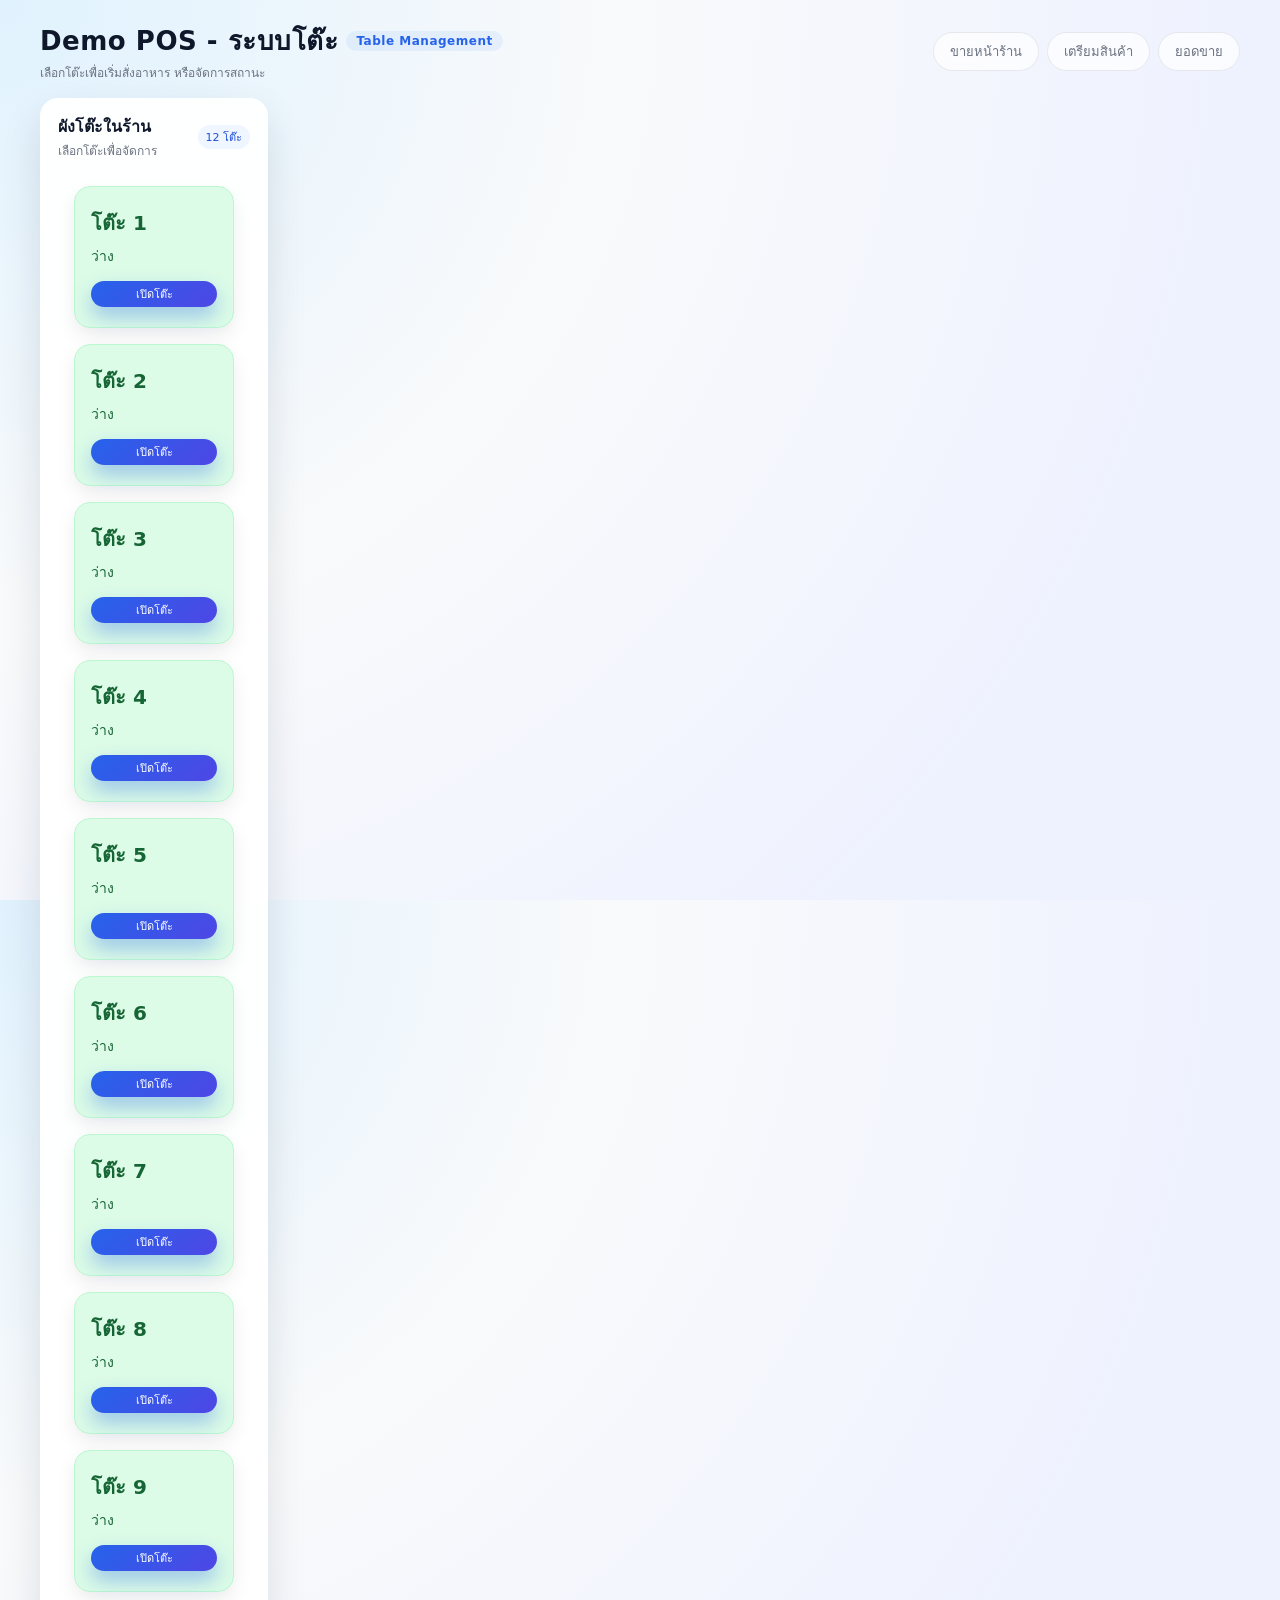
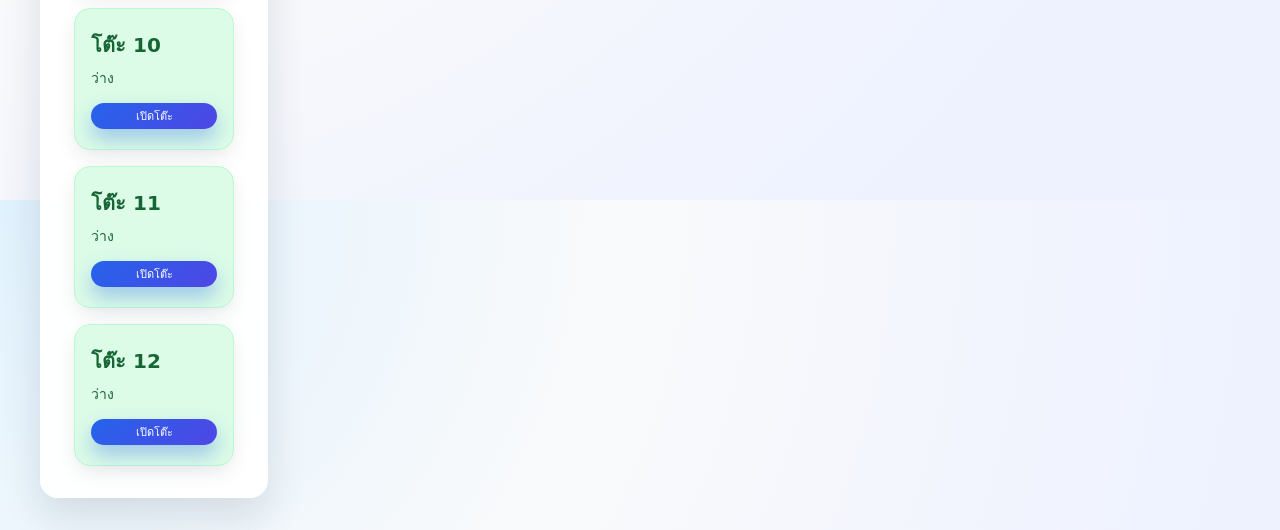
<file: table.html>
<!DOCTYPE html>
<html lang="th">
<head>
    <meta charset="UTF-8">
    <title>Demo POS - ระบบโต๊ะ</title>
    <link rel="stylesheet" href="style.css">

    <style>
        .table-grid {
            display: grid;
            grid-template-columns: repeat(auto-fill, minmax(160px, 1fr));
            gap: 16px;
            padding: 16px;
        }

        .table-card {
            background: #ffffff;
            border-radius: 16px;
            padding: 20px 16px;
            box-shadow: 0 8px 20px rgba(0,0,0,0.07);
            border: 1px solid #e5e7eb;
        }

        .status-available { background:#dcfce7;color:#166534;border-color:#bbf7d0; }
        .status-occupied { background:#dbeafe;color:#1d4ed8;border-color:#bfdbfe; }
        .status-inprogress { background:#fef3c7;color:#92400e;border-color:#fde68a; }
        .status-toclean { background:#fee2e2;color:#b91c1c;border-color:#fecaca; }

        .table-name { font-size:20px;font-weight:700; }
        .table-status { margin-top:6px;font-size:14px; }

        .table-actions {
            margin-top:14px;
            display:flex;
            flex-direction:column;
            gap:8px;
        }
    </style>
</head>

<body>

<div class="app">

    <header>
        <div>
            <div class="title">
                Demo POS - ระบบโต๊ะ
                <span class="badge">Table Management</span>
            </div>
            <div class="card-subtitle">เลือกโต๊ะเพื่อเริ่มสั่งอาหาร หรือจัดการสถานะ</div>
        </div>

        <div class="nav">
            <a href="cashier.html"><button class="btn btn-outline btn-sm">ขายหน้าร้าน</button></a>
            <a href="prepare.html"><button class="btn btn-outline btn-sm">เตรียมสินค้า</button></a>
            <a href="sales.html"><button class="btn btn-outline btn-sm">ยอดขาย</button></a>
<!--            <button class="btn btn-outline btn-sm" id="btnLogout">ออกจากระบบ</button>-->
        </div>
    </header>

    <section class="section">
        <div class="card">
            <div class="card-header">
                <div>
                    <div class="card-title">ผังโต๊ะในร้าน</div>
                    <div class="card-subtitle">เลือกโต๊ะเพื่อจัดการ</div>
                </div>
                <span class="badge-soft" id="tableCountLabel"></span>
            </div>

            <div id="tableGrid" class="table-grid"></div>
        </div>
    </section>

</div>

<script src="app.js" defer></script>
<script src="table.js" defer></script>
<script src="orders.js" defer></script>

<script defer>
    document.addEventListener("DOMContentLoaded", () => {

        const grid = document.getElementById("tableGrid");
        const label = document.getElementById("tableCountLabel");

        // ---------------------------
        // function: getStatusText
        // ---------------------------
        function getStatusText(s) {
            switch (s) {
                case "available": return "ว่าง";
                case "occupied": return "มีลูกค้า";
                case "inprogress": return "มีออเดอร์ค้าง";
                case "toclean": return "รอทำความสะอาด";
            }
            return "-";
        }

        // ---------------------------
        // function: buildActions
        // ---------------------------
        function buildActions(table) {
            const el = document.getElementById("table-actions-" + table.id);
            el.innerHTML = "";

            // โต๊ะว่าง
            if (table.status === "available") {
                const btn = document.createElement("button");
                btn.className = "btn btn-primary btn-sm";
                btn.textContent = "เปิดโต๊ะ";
                btn.onclick = () => {
                    TableStore.updateTableStatus(table.id, "occupied");
                    renderTables();
                };
                el.appendChild(btn);
                return;
            }

            // มีลูกค้า / มีออเดอร์ค้าง
            if (table.status === "occupied" || table.status === "inprogress") {
                const addBtn = document.createElement("button");
                addBtn.className = "btn btn-primary btn-sm";
                addBtn.textContent = "สั่งเพิ่ม";
                addBtn.onclick = () => {
                    window.location.href = "cashier.html?table=" + table.id;
                };

                const billBtn = document.createElement("button");
                billBtn.className = "btn btn-outline btn-sm";
                billBtn.textContent = "คิดเงิน";
                billBtn.onclick = () => {
                    window.location.href = "checkout.html?table=" + table.id;
                };

                el.appendChild(addBtn);
                el.appendChild(billBtn);
                return;
            }

            // รอทำความสะอาด
            if (table.status === "toclean") {
                const cleanBtn = document.createElement("button");
                cleanBtn.className = "btn btn-danger btn-sm";
                cleanBtn.textContent = "เคลียร์โต๊ะ";
                cleanBtn.onclick = () => {
                    TableStore.updateTableStatus(table.id, "available");
                    renderTables();
                };
                el.appendChild(cleanBtn);
            }
        }

        // ---------------------------
        // function: renderTables
        // ---------------------------
        function renderTables() {
            const tables = TableStore.loadTables();
            const allOrders = OrderStore.getAll();

            label.textContent = tables.length + " โต๊ะ";
            grid.innerHTML = "";

            tables.forEach(tb => {

                const hasPending = allOrders.some(o =>
                    o.tableId === tb.id &&
                    o.status !== "done"
                );

                if (hasPending) {
                    TableStore.updateTableStatus(tb.id, "inprogress");
                    tb.status = "inprogress";
                } else if (tb.status !== "available" && tb.status !== "toclean") {
                    TableStore.updateTableStatus(tb.id, "occupied");
                    tb.status = "occupied";
                }

                // ----- create DOM card -----
                const card = document.createElement("div");
                card.className = "table-card status-" + tb.status;

                const nameEl = document.createElement("div");
                nameEl.className = "table-name";
                nameEl.textContent = tb.name;
                card.appendChild(nameEl);

                const statusEl = document.createElement("div");
                statusEl.className = "table-status";
                statusEl.textContent = getStatusText(tb.status);
                card.appendChild(statusEl);

                const actionsEl = document.createElement("div");
                actionsEl.className = "table-actions";
                actionsEl.id = "table-actions-" + tb.id;
                card.appendChild(actionsEl);

                grid.appendChild(card);

                buildActions(TableStore.getTableById(tb.id));
            });
        }

        // Logout
        document.getElementById("btnLogout")?.addEventListener("click", () => {
            localStorage.removeItem("pos_logged_in");
            window.location.href = "login.html";
        });

        // RUN
        renderTables();

    });
</script>

</body>
</html>
</file>
<file: style.css>
:root {
    --bg: #f3f4f6;
    --bg-gradient: radial-gradient(circle at top left, #e0f2fe, #f9fafb 40%, #eef2ff 80%);
    --card: #ffffff;
    --primary: #2563eb;
    --primary-soft: #dbeafe;
    --accent: #10b981;
    --danger: #ef4444;
    --text-main: #0f172a;
    --text-muted: #6b7280;
    --border: #e5e7eb;
    --radius-lg: 18px;
    --radius-md: 12px;
    --shadow-soft: 0 18px 40px rgba(15, 23, 42, 0.12);
}

* {
    box-sizing: border-box;
    font-family: system-ui, -apple-system, BlinkMacSystemFont, "Segoe UI", sans-serif;
}

html, body {
    margin: 0;
    padding: 0;
    height: 100%;
}

body {
    background: var(--bg-gradient);
    color: var(--text-main);
}

/* === APP LAYOUT (เต็มหน้าจอ) === */
.app {
    min-height: 100vh;
    display: flex;
    flex-direction: column;
    padding: 20px 24px 24px;
}

/* ทำให้ layout กว้างเต็มหน้าจอมากขึ้น */
@media (min-width: 1280px) {
    .app {
        padding: 20px 40px 32px;
    }
}

header {
    display: flex;
    justify-content: space-between;
    align-items: center;
    margin-bottom: 16px;
    gap: 12px;
    flex-wrap: wrap;
}

.title {
    font-size: 26px;
    font-weight: 700;
    display: flex;
    align-items: center;
    gap: 8px;
    letter-spacing: 0.02em;
}

.badge {
    font-size: 12px;
    padding: 3px 10px;
    border-radius: 999px;
    background: rgba(37, 99, 235, 0.07);
    color: var(--primary);
    font-weight: 600;
}

.card-subtitle {
    font-size: 13px;
    color: var(--text-muted);
    margin-top: 2px;
}

/* NAV BUTTONS (header ขวา) */
.nav {
    display: flex;
    gap: 8px;
}

.nav button {
    border-radius: 999px;
    border: 1px solid var(--border);
    padding: 8px 16px;
    font-size: 13px;
    cursor: pointer;
    background: rgba(255, 255, 255, 0.7);
    color: var(--text-muted);
    font-weight: 500;
    transition: all 0.15s ease;
    backdrop-filter: blur(8px);
}

.nav button:hover {
    background: white;
    border-color: var(--primary-soft);
    color: var(--primary);
    box-shadow: 0 8px 16px rgba(15, 23, 42, 0.07);
}

/* SECTION */
.section {
    flex: 1;
    display: flex;
}

/* === POS LAYOUT - FULL SCREEN GRID === */
.pos-layout {
    display: grid;
    grid-template-columns: minmax(0, 1.9fr) minmax(0, 1.3fr);
    gap: 18px;
    width: 100%;
    max-height: calc(100vh - 90px);
}

/* ADMIN LAYOUT */
.admin-layout {
    display: grid;
    grid-template-columns: minmax(0, 1.1fr) minmax(0, 1.7fr);
    gap: 18px;
    width: 100%;
    max-height: calc(100vh - 90px);
}

/* === CARD พื้นหลัก === */
.card {
    background: rgba(255, 255, 255, 0.95);
    border-radius: var(--radius-lg);
    box-shadow: var(--shadow-soft);
    padding: 16px 18px;
    display: flex;
    flex-direction: column;
    backdrop-filter: blur(10px);
}

.card-header {
    display: flex;
    justify-content: space-between;
    align-items: center;
    margin-bottom: 10px;
    gap: 8px;
}

.card-title {
    font-weight: 600;
    font-size: 16px;
}

.card-subtitle {
    font-size: 12px;
    color: var(--text-muted);
}

/* === PRODUCTS GRID === */
.product-grid {
    display: grid;
    grid-template-columns: repeat(auto-fill, minmax(150px, 1fr));
    gap: 10px;
    margin-top: 6px;
    overflow-y: auto;
    padding-right: 4px;
}

/* สูงเต็ม card (หักส่วน header) */
.pos-layout .card:first-child .product-grid {
    max-height: calc(100vh - 140px);
}

.product-card {
    border-radius: var(--radius-md);
    border: 1px solid rgba(148, 163, 184, 0.25);
    padding: 10px 10px 12px;
    display: flex;
    flex-direction: column;
    justify-content: space-between;
    background: linear-gradient(145deg, #ffffff, #f9fafb);
    box-shadow: 0 6px 14px rgba(15, 23, 42, 0.04);
    transition: transform 0.12s ease, box-shadow 0.12s ease, border-color 0.12s;
    cursor: pointer;
}

.product-card:hover {
    transform: translateY(-3px);
    box-shadow: 0 12px 26px rgba(15, 23, 42, 0.16);
    border-color: var(--primary-soft);
}

.product-name {
    font-size: 14px;
    font-weight: 600;
    margin-bottom: 4px;
}

.product-price {
    font-size: 13px;
    color: var(--primary);
    font-weight: 700;
}

.product-footer {
    margin-top: 8px;
    display: flex;
    justify-content: space-between;
    align-items: center;
    gap: 6px;
}

/* TAG / BADGE */
.tag {
    font-size: 11px;
    padding: 3px 7px;
    border-radius: 999px;
    background: #e5e7eb;
    color: #374151;
}

/* BUTTONS */
.btn {
    border: none;
    border-radius: 999px;
    padding: 7px 14px;
    font-size: 13px;
    cursor: pointer;
    font-weight: 500;
    display: inline-flex;
    align-items: center;
    justify-content: center;
    gap: 4px;
    transition: all 0.15s ease;
}

.btn-primary {
    background: linear-gradient(135deg, #2563eb, #4f46e5);
    color: white;
    box-shadow: 0 10px 20px rgba(37, 99, 235, 0.35);
}

.btn-primary:hover {
    filter: brightness(1.03);
    transform: translateY(-1px);
    box-shadow: 0 14px 28px rgba(37, 99, 235, 0.45);
}

.btn-outline {
    background: transparent;
    border: 1px solid var(--border);
    color: var(--text-muted);
}

.btn-outline:hover {
    border-color: var(--primary);
    color: var(--primary);
    background: rgba(239, 246, 255, 0.9);
}

.btn-danger {
    background: #ef4444;
    color: white;
    box-shadow: 0 6px 14px rgba(239, 68, 68, 0.4);
}

.btn-danger:hover {
    filter: brightness(1.03);
}

.btn-sm {
    padding: 4px 10px;
    font-size: 11px;
}

.btn-icon {
    width: 26px;
    height: 26px;
    border-radius: 999px;
    padding: 0;
}

/* CART */
.cart {
    display: flex;
    flex-direction: column;
    gap: 8px;
    height: 100%;
}

.cart-items {
    border-radius: var(--radius-md);
    border: 1px solid var(--border);
    overflow-y: auto;
    flex: 1;
}

/* สูงเต็ม card (หัก header+footer) */
.pos-layout .card:last-child .cart-items {
    max-height: calc(100vh - 230px);
}

/* TABLE */
table {
    width: 100%;
    border-collapse: collapse;
    font-size: 13px;
}

thead {
    background: #f3f4f6;
    position: sticky;
    top: 0;
    z-index: 1;
}

th, td {
    padding: 7px 8px;
    text-align: left;
    border-bottom: 1px solid #e5e7eb;
}

th {
    font-weight: 600;
    font-size: 12px;
    color: var(--text-muted);
}

/* QTY CONTROL */
.qty-control {
    display: inline-flex;
    align-items: center;
    border-radius: 999px;
    border: 1px solid var(--border);
    overflow: hidden;
    background: #f9fafb;
}

.qty-control button {
    border: none;
    padding: 4px 9px;
    font-size: 14px;
    cursor: pointer;
    background: #e5e7eb;
}

.qty-control button:hover {
    background: #d1d5db;
}

.qty-control span {
    padding: 0 8px;
    min-width: 28px;
    text-align: center;
    font-size: 13px;
}

/* CART SUMMARY */
.cart-summary {
    display: flex;
    justify-content: space-between;
    align-items: center;
    margin-top: 4px;
    font-size: 14px;
}

.cart-total {
    font-size: 22px;
    font-weight: 800;
    color: var(--accent);
}

/* CART ACTIONS */
.cart-actions {
    display: flex;
    flex-direction: column;
    gap: 8px;
    margin-top: 6px;
}

/* FORM / FIELDS */
.field {
    display: flex;
    flex-direction: column;
    gap: 3px;
    font-size: 12px;
}

.field label {
    color: var(--text-muted);
    font-weight: 500;
}

.field select,
.field input[type="text"],
.field input[type="number"] {
    border-radius: 999px;
    border: 1px solid var(--border);
    padding: 7px 12px;
    font-size: 13px;
    outline: none;
    background: #f9fafb;
}

.field select:focus,
.field input:focus {
    border-color: var(--primary);
    box-shadow: 0 0 0 1px var(--primary-soft);
    background: #ffffff;
}

.inline {
    display: flex;
    align-items: center;
    gap: 6px;
    font-size: 12px;
}

.inline input[type="checkbox"] {
    width: 16px;
    height: 16px;
}

/* STATUS / BADGES */
.status-pill {
    padding: 3px 9px;
    border-radius: 999px;
    font-size: 11px;
    font-weight: 600;
    display: inline-block;
}

.status-paid {
    background: #dcfce7;
    color: #166534;
}

.status-pending {
    background: #fef9c3;
    color: #854d0e;
}

.status-failed {
    background: #fee2e2;
    color: #991b1b;
}

.hint {
    font-size: 11px;
    color: var(--text-muted);
    margin-top: 2px;
}

.badge-soft {
    font-size: 11px;
    padding: 3px 8px;
    border-radius: 999px;
    background: #eff6ff;
    color: #1d4ed8;
}

/* ADMIN SCROLL WRAPPER */
.scroll {
    flex: 1;
    max-height: calc(100vh - 210px);
    overflow-y: auto;
    border-radius: var(--radius-md);
    border: 1px solid var(--border);
}

/* TEXT HELPERS */
.text-muted {
    color: var(--text-muted);
    font-size: 12px;
}

.empty {
    padding: 12px;
    font-size: 12px;
    color: var(--text-muted);
    text-align: center;
}

.pill {
    padding: 3px 9px;
    border-radius: 999px;
    background: #eef2ff;
    color: #3730a3;
    font-size: 11px;
    font-weight: 500;
    display: inline-block;
}

.small {
    font-size: 11px;
}

/* FORM INLINE (ADMIN ADD PRODUCT) */
.form-inline {
    display: flex;
    gap: 8px;
    flex-wrap: wrap;
    margin-top: 8px;
    margin-bottom: 8px;
}

.form-inline .field {
    flex: 1;
    min-width: 160px;
}

/* INDEX MENU PAGE */
/* INDEX MENU PAGE (CENTER + HORIZONTAL LAYOUT) */
.menu-grid {
    display: flex;
    justify-content: center;
    align-items: center;
    gap: 28px;
    margin-top: 40px;
    flex-wrap: wrap;
    width: 100%;
}

.menu-card {
    width: 360px;
    min-height: 220px;
    background: rgba(255, 255, 255, 0.96);
    border-radius: 24px;
    box-shadow: var(--shadow-soft);
    padding: 22px;
    display: flex;
    flex-direction: column;
    justify-content: space-between;
    transition: transform 0.15s ease, box-shadow 0.15s ease;
    backdrop-filter: blur(12px);
}

.menu-card:hover {
    transform: translateY(-6px);
    box-shadow: 0 26px 48px rgba(15, 23, 42, 0.22);
}

.menu-card-title {
    font-size: 20px;
    font-weight: 700;
    color: var(--text-main);
    margin-bottom: 6px;
}

.menu-card-desc {
    font-size: 14px;
    color: var(--text-muted);
    line-height: 1.4;
    margin-bottom: 18px;
    max-width: 90%;
}

.menu-card button {
    width: 100%;
    padding: 10px 14px;
    border-radius: 999px;
    font-size: 14px;
    font-weight: 600;
}

/* RESPONSIVE */
@media (max-width: 1024px) {
    .pos-layout,
    .admin-layout {
        grid-template-columns: 1fr;
        max-height: none;
    }

    .pos-layout .card:first-child .product-grid,
    .pos-layout .card:last-child .cart-items,
    .admin-layout .scroll {
        max-height: 350px;
    }

    .app {
        padding: 16px 14px 20px;
    }
}

@media (max-width: 640px) {
    header {
        flex-direction: column;
        align-items: flex-start;
    }

    .nav {
        align-self: flex-start;
    }

    .title {
        font-size: 22px;
    }
}

/* ==== SALES DASHBOARD ==== */

.filter-bar {
    display: flex;
    gap: 10px;
    flex-wrap: wrap;
    margin-bottom: 8px;
    align-items: flex-end;
}

.filter-bar .field {
    min-width: 150px;
}

.stats-grid {
    display: grid;
    grid-template-columns: repeat(auto-fit, minmax(150px, 1fr));
    gap: 10px;
    margin-top: 10px;
}

.stat-card {
    background: rgba(255, 255, 255, 0.96);
    border-radius: 16px;
    box-shadow: var(--shadow-soft);
    padding: 10px 12px;
}

.stat-label {
    font-size: 11px;
    color: var(--text-muted);
    margin-bottom: 4px;
}

.stat-value {
    font-size: 18px;
    font-weight: 700;
}

/* ==== SALES BAR CHART (สวย ๆ) ==== */

.chart-container {
    margin-top: 14px;
    border-radius: 18px;
    border: 1px solid var(--border);
    padding: 14px 16px 16px;
    background: linear-gradient(135deg, #f9fafb, #eef2ff);
}

.chart-header {
    display: flex;
    justify-content: space-between;
    align-items: baseline;
    margin-bottom: 10px;
}

.chart-body {
    display: flex;
    align-items: flex-end;
    gap: 14px;
    min-height: 160px;
    overflow-x: auto;
    padding: 8px 4px 4px;
}

/* แต่ละแท่งกราฟ */
.chart-bar {
    display: flex;
    flex-direction: column;
    align-items: center;
    width: 52px;
    position: relative;
}

/* tooltip เล็ก ๆ เวลาวางเมาส์บนแท่ง */
.chart-bar::after {
    content: attr(data-tooltip);
    position: absolute;
    top: -32px;
    white-space: nowrap;
    font-size: 11px;
    background: rgba(15, 23, 42, 0.95);
    color: #f9fafb;
    padding: 4px 8px;
    border-radius: 999px;
    transform: translateY(6px);
    opacity: 0;
    pointer-events: none;
    transition: all 0.18s ease;
}

.chart-bar:hover::after {
    opacity: 1;
    transform: translateY(0);
}

/* ตัวแท่งจริง */
.chart-bar-inner {
    width: 100%;
    border-radius: 14px 14px 6px 6px;
    background: linear-gradient(180deg, #4f46e5, #2563eb);
    box-shadow: 0 10px 22px rgba(37, 99, 235, 0.45);
    transition: height 0.35s ease, transform 0.18s ease, box-shadow 0.18s ease;
    transform-origin: bottom;
}

/* hover แล้วเด้งเล็กน้อย */
.chart-bar:hover .chart-bar-inner {
    transform: translateY(-3px);
    box-shadow: 0 16px 30px rgba(37, 99, 235, 0.6);
}

/* ตัวเลขบนแท่ง */
.chart-bar-value {
    font-size: 11px;
    font-weight: 600;
    color: #111827;
    margin-bottom: 6px;
    background: rgba(255,255,255,0.95);
    padding: 2px 8px;
    border-radius: 999px;
    box-shadow: 0 4px 10px rgba(15, 23, 42, 0.15);
}

/* วันที่ใต้แท่ง */
.chart-bar-label {
    font-size: 11px;
    color: var(--text-muted);
    margin-top: 6px;
    text-align: center;
}


/* ===============================
   PRODUCT MANAGEMENT UI (ADMIN)
   =============================== */

/* ฟอร์มเพิ่มสินค้า */
.product-form {
    display: flex;
    gap: 14px;
    flex-wrap: wrap;
    background: rgba(255,255,255,0.75);
    border-radius: 18px;
    padding: 18px 20px;
    margin-bottom: 18px;
    box-shadow: 0 10px 24px rgba(0,0,0,0.06);
    backdrop-filter: blur(10px);
}

.product-form .field {
    flex: 1;
    min-width: 200px;
}

.product-form input {
    border: 1px solid var(--border);
    border-radius: 14px;
    padding: 10px 14px;
    font-size: 14px;
    background: #ffffff;
    transition: all .15s ease;
}

.product-form input:focus {
    border-color: var(--primary);
    background: #f4f7ff;
    box-shadow: 0 0 0 3px rgba(37,99,235,0.12);
}

.product-form button {
    height: 44px;
    padding: 0 22px;
    border-radius: 14px;
    font-size: 14px;
    white-space: nowrap;
}

/* ตารางสินค้า */
#adminProductBody tr {
    background: white;
    transition: background .15s ease;
}

#adminProductBody tr:hover {
    background: #f9fafb;
}

#adminProductBody input.small-input-name,
#adminProductBody input.small-input-price {
    width: 100%;
    border-radius: 12px;
    padding: 8px 10px;
    border: 1px solid #d1d5db;
    background: #ffffff;
    font-size: 13px;
    transition: all .15s ease;
}

#adminProductBody input.small-input-name:focus,
#adminProductBody input.small-input-price:focus {
    border-color: var(--primary);
    background: #f4f7ff;
    box-shadow: 0 0 0 3px rgba(37,99,235,0.12);
}

/* ปุ่มบันทึก/ลบในตาราง */
#adminProductBody .btn-outline,
#adminProductBody .btn-danger {
    border-radius: 10px;
    padding: 6px 12px;
    font-size: 12px;
    font-weight: 600;
}

#adminProductBody .btn-outline:hover {
    background: var(--primary-soft);
    color: var(--primary);
}

#adminProductBody .btn-danger:hover {
    filter: brightness(1.07);
}

/* การ์ดหลักหน้า Admin */
.admin-card-wrapper .card {
    border-radius: 24px !important;
    padding: 24px !important;
}

/* Scroll ในตารางสินค้า */
.scroll {
    border-radius: 18px !important;
    background: #ffffff;
    box-shadow: inset 0 0 0 1px #e5e7eb;
}

/* label */
.field label {
    font-size: 13px;
    color: var(--text-muted);
    margin-left: 4px;
}

.btn-danger {
    background: #ef4444;
    color: white;
    box-shadow: 0 6px 14px rgba(239, 68, 68, 0.4);
}

.btn-danger:hover {
    filter: brightness(1.03);
}

/* ===== Unified Login Inputs ===== */
.input-wrapper {
    background: #f5f7fa;
    border: 1px solid #e5e7eb;
    border-radius: 30px;
    padding: 10px 16px;
    display: flex;
    align-items: center;
    box-shadow: inset 0 2px 4px rgba(0,0,0,0.03);
    transition: 0.2s;
}

.input-wrapper:hover {
    border-color: var(--primary);
    background: #fff;
}

.input-wrapper input {
    width: 100%;
    border: none;
    outline: none;
    background: transparent;
    font-size: 14px;
}
</file>
